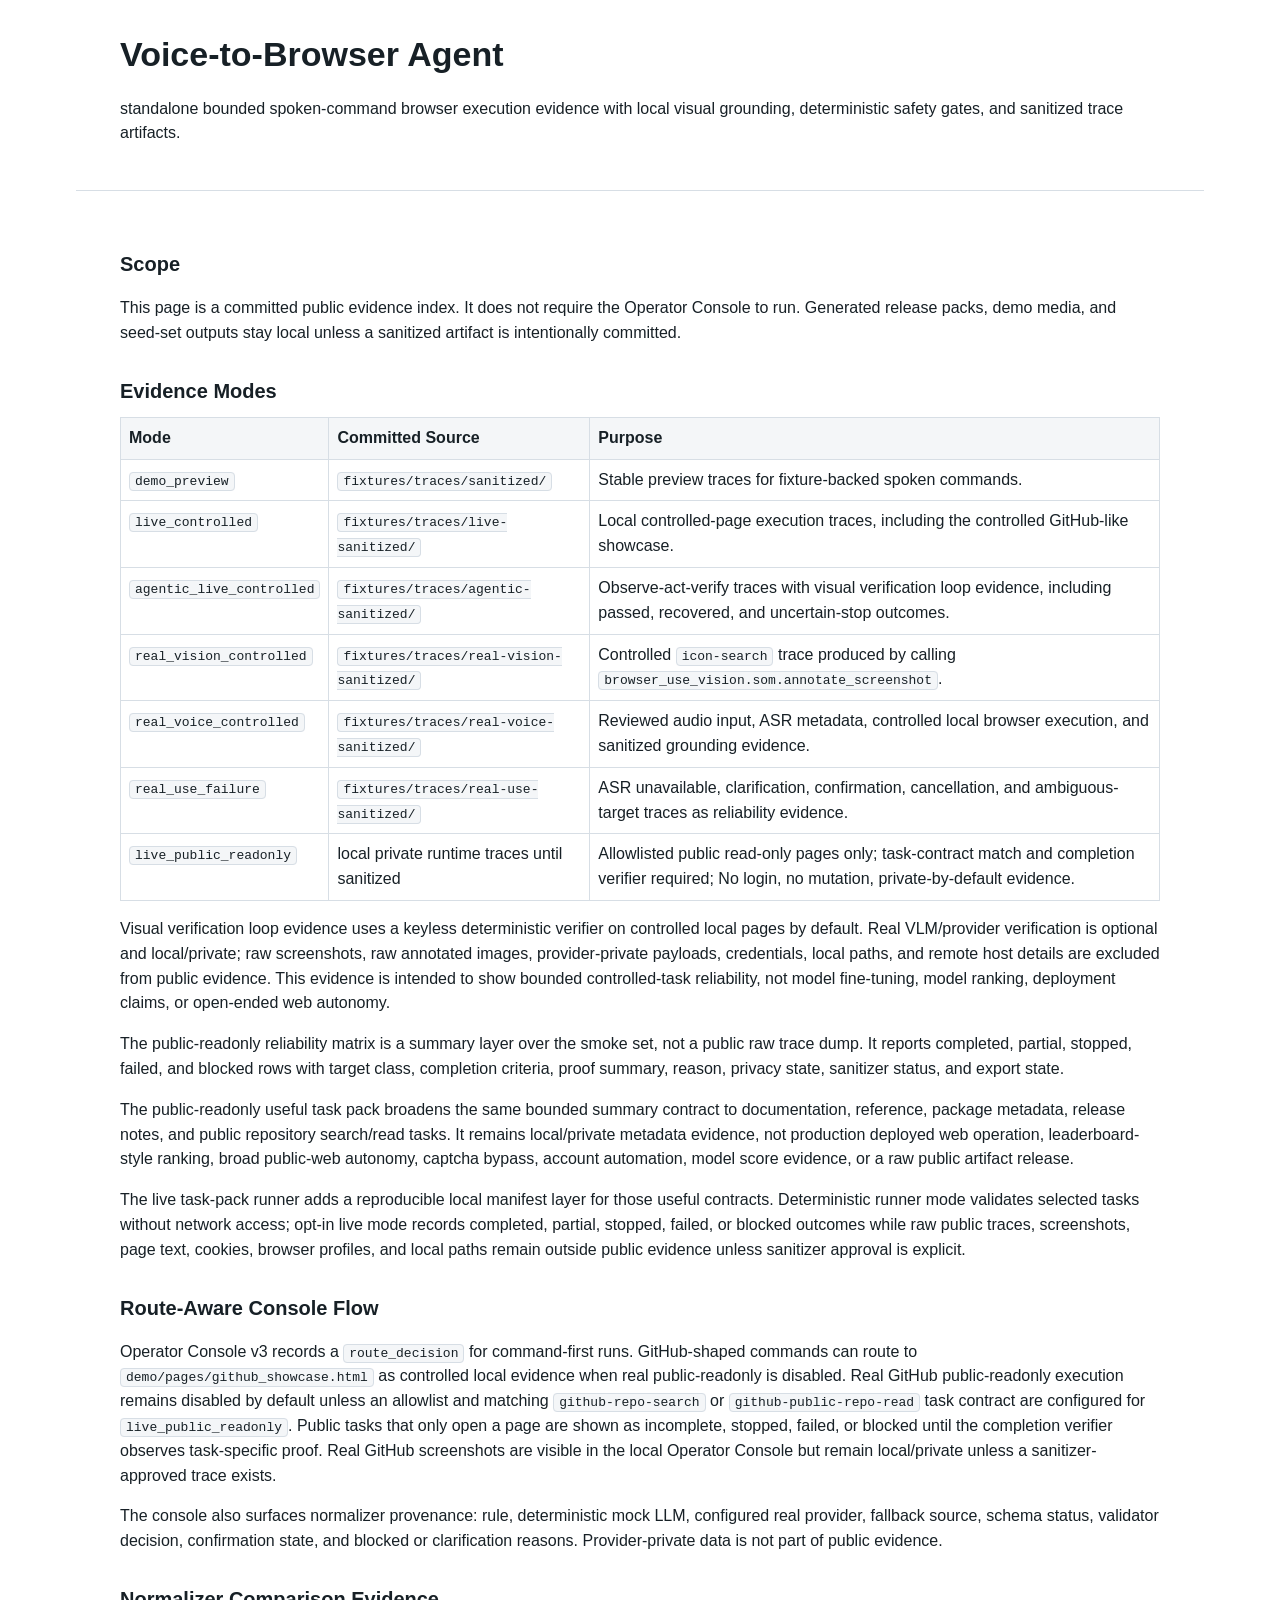
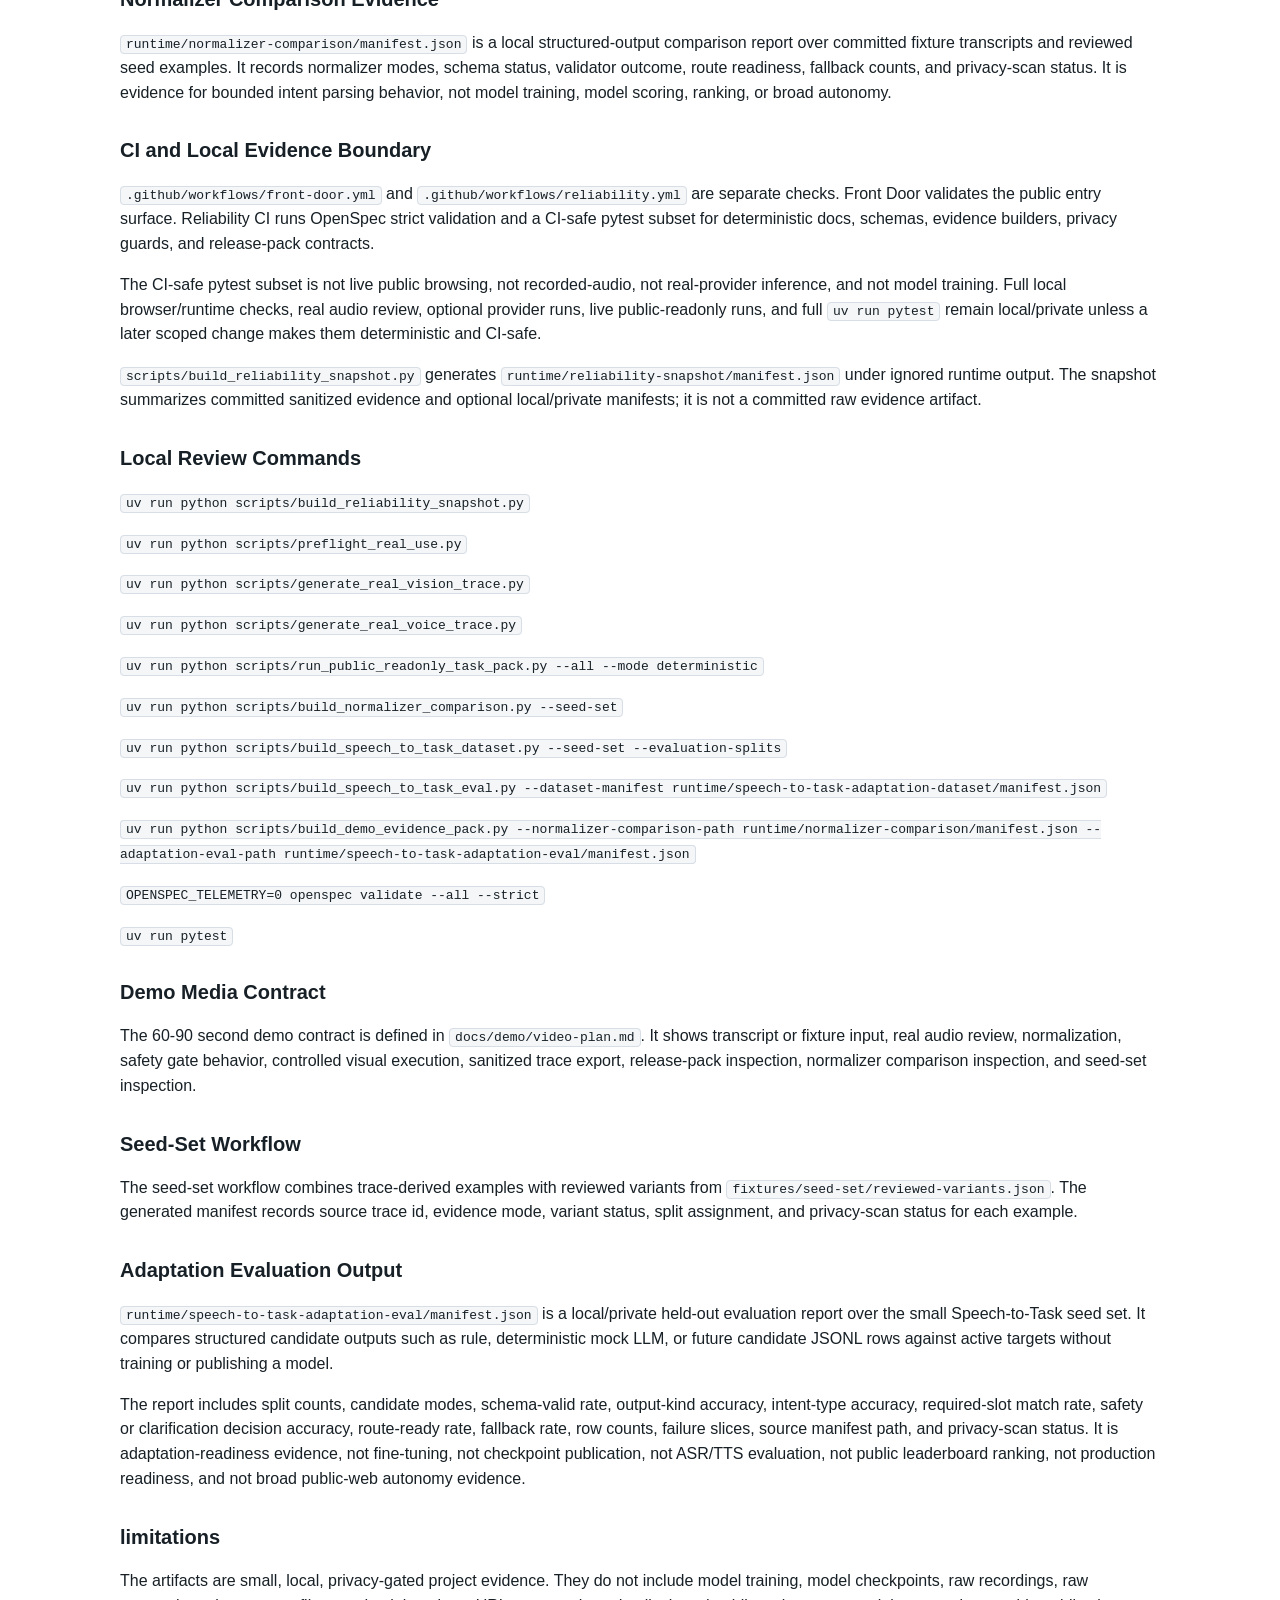
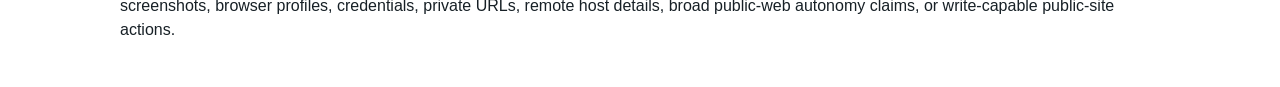
<file: voice-browser-agent/docs/public-evidence/index.html>
<!doctype html>
<html lang="en">
  <head>
    <meta charset="utf-8" />
    <meta name="viewport" content="width=device-width, initial-scale=1" />
    <title>Voice-to-Browser Agent Public Evidence</title>
    <style>
      body {
        margin: 0;
        font-family: -apple-system, BlinkMacSystemFont, "Segoe UI", sans-serif;
        color: #172026;
        background: #ffffff;
        line-height: 1.55;
      }
      header, main {
        max-width: 1040px;
        margin: 0 auto;
        padding: 28px clamp(18px, 4vw, 44px);
      }
      header {
        border-bottom: 1px solid #d7dee5;
      }
      h1 {
        margin: 0 0 8px;
        font-size: 34px;
        letter-spacing: 0;
      }
      h2 {
        margin: 30px 0 10px;
        font-size: 20px;
        letter-spacing: 0;
      }
      code {
        background: #f4f6f8;
        border: 1px solid #d7dee5;
        border-radius: 4px;
        padding: 1px 5px;
      }
      table {
        border-collapse: collapse;
        width: 100%;
      }
      th, td {
        border: 1px solid #d7dee5;
        padding: 8px;
        text-align: left;
        vertical-align: top;
      }
      th {
        background: #f4f6f8;
      }
    </style>
  </head>
  <body>
    <header>
      <h1>Voice-to-Browser Agent</h1>
      <p>
        standalone bounded spoken-command browser execution evidence with local visual grounding,
        deterministic safety gates, and sanitized trace artifacts.
      </p>
    </header>
    <main>
      <section>
        <h2>Scope</h2>
        <p>
          This page is a committed public evidence index. It does not require the Operator Console
          to run. Generated release packs, demo media, and seed-set outputs stay local unless a
          sanitized artifact is intentionally committed.
        </p>
      </section>

      <section>
        <h2>Evidence Modes</h2>
        <table>
          <thead>
            <tr>
              <th>Mode</th>
              <th>Committed Source</th>
              <th>Purpose</th>
            </tr>
          </thead>
          <tbody>
            <tr>
              <td><code>demo_preview</code></td>
              <td><code>fixtures/traces/sanitized/</code></td>
              <td>Stable preview traces for fixture-backed spoken commands.</td>
            </tr>
            <tr>
              <td><code>live_controlled</code></td>
              <td><code>fixtures/traces/live-sanitized/</code></td>
              <td>Local controlled-page execution traces, including the controlled GitHub-like showcase.</td>
            </tr>
            <tr>
              <td><code>agentic_live_controlled</code></td>
              <td><code>fixtures/traces/agentic-sanitized/</code></td>
              <td>Observe-act-verify traces with visual verification loop evidence, including passed, recovered, and uncertain-stop outcomes.</td>
            </tr>
            <tr>
              <td><code>real_vision_controlled</code></td>
              <td><code>fixtures/traces/real-vision-sanitized/</code></td>
              <td>Controlled <code>icon-search</code> trace produced by calling <code>browser_use_vision.som.annotate_screenshot</code>.</td>
            </tr>
            <tr>
              <td><code>real_voice_controlled</code></td>
              <td><code>fixtures/traces/real-voice-sanitized/</code></td>
              <td>Reviewed audio input, ASR metadata, controlled local browser execution, and sanitized grounding evidence.</td>
            </tr>
            <tr>
              <td><code>real_use_failure</code></td>
              <td><code>fixtures/traces/real-use-sanitized/</code></td>
              <td>ASR unavailable, clarification, confirmation, cancellation, and ambiguous-target traces as reliability evidence.</td>
            </tr>
            <tr>
              <td><code>live_public_readonly</code></td>
              <td>local private runtime traces until sanitized</td>
              <td>Allowlisted public read-only pages only; task-contract match and completion verifier required; No login, no mutation, private-by-default evidence.</td>
            </tr>
          </tbody>
        </table>
        <p>
          Visual verification loop evidence uses a keyless deterministic verifier on controlled
          local pages by default. Real VLM/provider verification is optional and local/private; raw
          screenshots, raw annotated images, provider-private payloads, credentials, local paths,
          and remote host details are excluded from public evidence. This evidence is intended to
          show bounded controlled-task reliability, not model fine-tuning, model ranking, deployment
          claims, or open-ended web autonomy.
        </p>
        <p>
          The public-readonly reliability matrix is a summary layer over the smoke set, not a
          public raw trace dump. It reports completed, partial, stopped, failed, and blocked
          rows with target class, completion criteria, proof summary, reason, privacy state,
          sanitizer status, and export state.
        </p>
        <p>
          The public-readonly useful task pack broadens the same bounded summary contract to
          documentation, reference, package metadata, release notes, and public repository
          search/read tasks. It remains local/private metadata evidence, not production
          deployed web operation, leaderboard-style ranking, broad public-web autonomy, captcha
          bypass, account automation, model score evidence, or a raw public artifact release.
        </p>
        <p>
          The live task-pack runner adds a reproducible local manifest layer for those useful
          contracts. Deterministic runner mode validates selected tasks without network access;
          opt-in live mode records completed, partial, stopped, failed, or blocked outcomes
          while raw public traces, screenshots, page text, cookies, browser profiles, and local
          paths remain outside public evidence unless sanitizer approval is explicit.
        </p>
      </section>

      <section>
        <h2>Route-Aware Console Flow</h2>
        <p>
          Operator Console v3 records a <code>route_decision</code> for command-first runs.
          GitHub-shaped commands can route to <code>demo/pages/github_showcase.html</code>
          as controlled local evidence when real public-readonly is disabled. Real GitHub
          public-readonly execution remains disabled by default unless an allowlist and matching
          <code>github-repo-search</code> or <code>github-public-repo-read</code> task contract
          are configured for <code>live_public_readonly</code>.
          Public tasks that only open a page are shown as incomplete, stopped, failed, or blocked until
          the completion verifier observes task-specific proof. Real GitHub screenshots are visible
          in the local Operator Console but remain local/private unless a sanitizer-approved trace exists.
        </p>
        <p>
          The console also surfaces normalizer provenance: rule, deterministic mock LLM, configured
          real provider, fallback source, schema status, validator decision, confirmation state, and
          blocked or clarification reasons. Provider-private data is not part of public evidence.
        </p>
      </section>

      <section>
        <h2>Normalizer Comparison Evidence</h2>
        <p>
          <code>runtime/normalizer-comparison/manifest.json</code> is a local structured-output
          comparison report over committed fixture transcripts and reviewed seed examples. It records
          normalizer modes, schema status, validator outcome, route readiness, fallback counts, and
          privacy-scan status. It is evidence for bounded intent parsing behavior, not model training,
          model scoring, ranking, or broad autonomy.
        </p>
      </section>

      <section>
        <h2>CI and Local Evidence Boundary</h2>
        <p>
          <code>.github/workflows/front-door.yml</code> and
          <code>.github/workflows/reliability.yml</code> are separate checks. Front Door validates
          the public entry surface. Reliability CI runs OpenSpec strict validation and a
          CI-safe pytest subset for deterministic docs, schemas, evidence builders, privacy
          guards, and release-pack contracts.
        </p>
        <p>
          The CI-safe pytest subset is not live public browsing, not recorded-audio,
          not real-provider inference, and not model training. Full local browser/runtime
          checks, real audio review, optional provider runs, live public-readonly runs, and
          full <code>uv run pytest</code> remain local/private unless a later scoped change makes
          them deterministic and CI-safe.
        </p>
        <p>
          <code>scripts/build_reliability_snapshot.py</code> generates
          <code>runtime/reliability-snapshot/manifest.json</code> under ignored runtime output.
          The snapshot summarizes committed sanitized evidence and optional local/private
          manifests; it is not a committed raw evidence artifact.
        </p>
      </section>

      <section>
        <h2>Local Review Commands</h2>
        <p><code>uv run python scripts/build_reliability_snapshot.py</code></p>
        <p><code>uv run python scripts/preflight_real_use.py</code></p>
        <p><code>uv run python scripts/generate_real_vision_trace.py</code></p>
        <p><code>uv run python scripts/generate_real_voice_trace.py</code></p>
        <p><code>uv run python scripts/run_public_readonly_task_pack.py --all --mode deterministic</code></p>
        <p><code>uv run python scripts/build_normalizer_comparison.py --seed-set</code></p>
        <p><code>uv run python scripts/build_speech_to_task_dataset.py --seed-set --evaluation-splits</code></p>
        <p><code>uv run python scripts/build_speech_to_task_eval.py --dataset-manifest runtime/speech-to-task-adaptation-dataset/manifest.json</code></p>
        <p><code>uv run python scripts/build_demo_evidence_pack.py --normalizer-comparison-path runtime/normalizer-comparison/manifest.json --adaptation-eval-path runtime/speech-to-task-adaptation-eval/manifest.json</code></p>
        <p><code>OPENSPEC_TELEMETRY=0 openspec validate --all --strict</code></p>
        <p><code>uv run pytest</code></p>
      </section>

      <section>
        <h2>Demo Media Contract</h2>
        <p>
          The 60-90 second demo contract is defined in <code>docs/demo/video-plan.md</code>.
          It shows transcript or fixture input, real audio review, normalization, safety gate
          behavior, controlled visual execution, sanitized trace export, release-pack inspection,
          normalizer comparison inspection, and seed-set inspection.
        </p>
      </section>

      <section>
        <h2>Seed-Set Workflow</h2>
        <p>
          The seed-set workflow combines trace-derived examples with reviewed variants from
          <code>fixtures/seed-set/reviewed-variants.json</code>. The generated manifest records
          source trace id, evidence mode, variant status, split assignment, and privacy-scan status
          for each example.
        </p>
      </section>

      <section>
        <h2>Adaptation Evaluation Output</h2>
        <p>
          <code>runtime/speech-to-task-adaptation-eval/manifest.json</code> is a local/private
          held-out evaluation report over the small Speech-to-Task seed set. It compares structured
          candidate outputs such as rule, deterministic mock LLM, or future candidate JSONL rows
          against active targets without training or publishing a model.
        </p>
        <p>
          The report includes split counts, candidate modes, schema-valid rate, output-kind
          accuracy, intent-type accuracy, required-slot match rate, safety or clarification
          decision accuracy, route-ready rate, fallback rate, row counts, failure slices,
          source manifest path, and privacy-scan status. It is adaptation-readiness evidence,
          not fine-tuning, not checkpoint publication, not ASR/TTS evaluation,
          not public leaderboard ranking, not production readiness, and not broad public-web autonomy
          evidence.
        </p>
      </section>

      <section>
        <h2>limitations</h2>
        <p>
          The artifacts are small, local, privacy-gated project evidence. They do not include model
          training, model checkpoints, raw recordings, raw screenshots, browser profiles, credentials,
          private URLs, remote host details, broad public-web autonomy claims, or write-capable public-site actions.
        </p>
      </section>
    </main>
  </body>
</html>
</file>
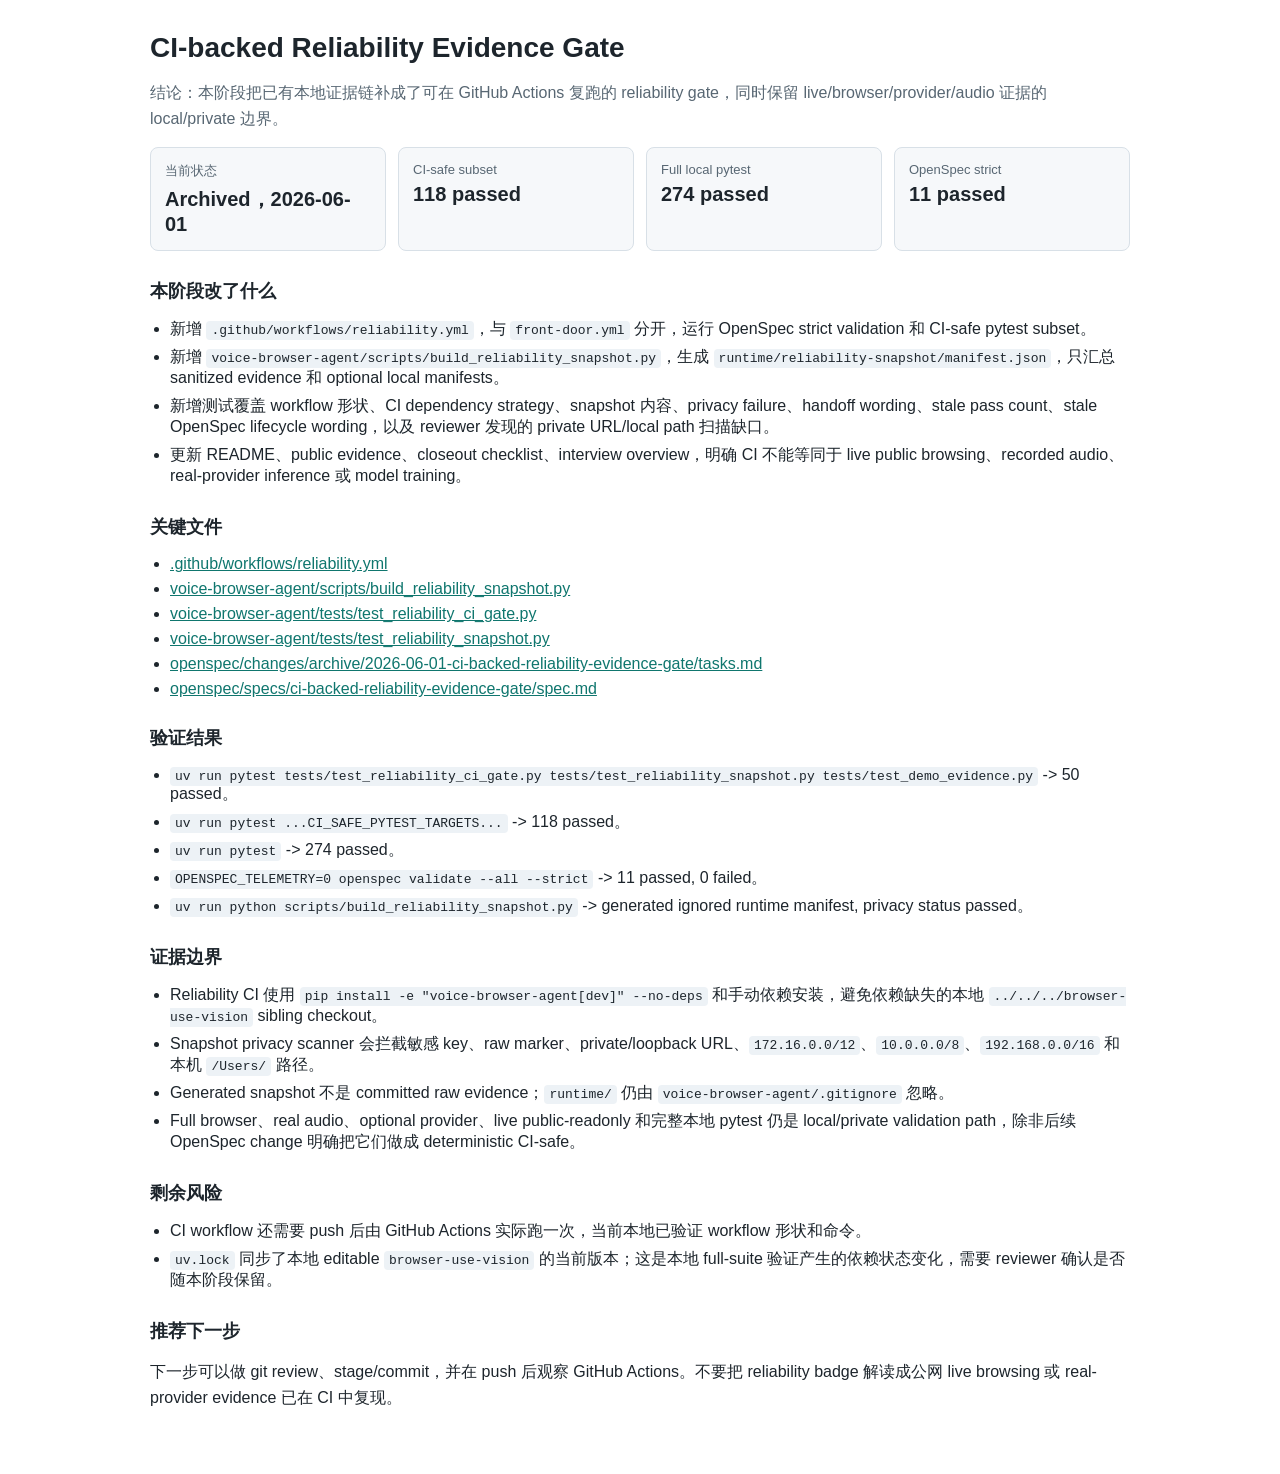
<file: docs/human-briefs/2026-05-31-ci-backed-reliability-evidence-gate.html>
<!doctype html>
<html lang="zh-CN">
  <head>
    <meta charset="utf-8" />
    <meta name="viewport" content="width=device-width, initial-scale=1" />
    <title>CI-backed Reliability Evidence Gate Human Brief</title>
    <style>
      :root {
        color-scheme: light;
        --ink: #1d252c;
        --muted: #586773;
        --line: #d8e0e7;
        --panel: #f6f8fa;
        --accent: #0f766e;
      }
      body {
        margin: 0;
        font-family: -apple-system, BlinkMacSystemFont, "Segoe UI", sans-serif;
        color: var(--ink);
        background: #ffffff;
      }
      main {
        max-width: 980px;
        margin: 0 auto;
        padding: 32px 20px 48px;
      }
      h1 {
        margin: 0 0 8px;
        font-size: 28px;
        letter-spacing: 0;
      }
      h2 {
        margin: 28px 0 10px;
        font-size: 18px;
      }
      p {
        line-height: 1.6;
      }
      .lead {
        color: var(--muted);
        font-size: 16px;
      }
      .grid {
        display: grid;
        grid-template-columns: repeat(auto-fit, minmax(220px, 1fr));
        gap: 12px;
      }
      .card {
        border: 1px solid var(--line);
        border-radius: 8px;
        padding: 14px;
        background: var(--panel);
      }
      .label {
        color: var(--muted);
        font-size: 13px;
      }
      .value {
        margin-top: 6px;
        font-size: 20px;
        font-weight: 700;
      }
      code {
        background: #edf2f6;
        border-radius: 4px;
        padding: 2px 5px;
      }
      ul {
        padding-left: 20px;
      }
      li {
        margin: 7px 0;
      }
      a {
        color: var(--accent);
      }
    </style>
  </head>
  <body>
    <main>
      <h1>CI-backed Reliability Evidence Gate</h1>
      <p class="lead">
        结论：本阶段把已有本地证据链补成了可在 GitHub Actions 复跑的 reliability gate，同时保留 live/browser/provider/audio 证据的 local/private 边界。
      </p>

      <section class="grid" aria-label="status summary">
        <div class="card">
          <div class="label">当前状态</div>
          <div class="value">Archived，2026-06-01</div>
        </div>
        <div class="card">
          <div class="label">CI-safe subset</div>
          <div class="value">118 passed</div>
        </div>
        <div class="card">
          <div class="label">Full local pytest</div>
          <div class="value">274 passed</div>
        </div>
        <div class="card">
          <div class="label">OpenSpec strict</div>
          <div class="value">11 passed</div>
        </div>
      </section>

      <h2>本阶段改了什么</h2>
      <ul>
        <li>新增 <code>.github/workflows/reliability.yml</code>，与 <code>front-door.yml</code> 分开，运行 OpenSpec strict validation 和 CI-safe pytest subset。</li>
        <li>新增 <code>voice-browser-agent/scripts/build_reliability_snapshot.py</code>，生成 <code>runtime/reliability-snapshot/manifest.json</code>，只汇总 sanitized evidence 和 optional local manifests。</li>
        <li>新增测试覆盖 workflow 形状、CI dependency strategy、snapshot 内容、privacy failure、handoff wording、stale pass count、stale OpenSpec lifecycle wording，以及 reviewer 发现的 private URL/local path 扫描缺口。</li>
        <li>更新 README、public evidence、closeout checklist、interview overview，明确 CI 不能等同于 live public browsing、recorded audio、real-provider inference 或 model training。</li>
      </ul>

      <h2>关键文件</h2>
      <ul>
        <li><a href="../../.github/workflows/reliability.yml">.github/workflows/reliability.yml</a></li>
        <li><a href="../../voice-browser-agent/scripts/build_reliability_snapshot.py">voice-browser-agent/scripts/build_reliability_snapshot.py</a></li>
        <li><a href="../../voice-browser-agent/tests/test_reliability_ci_gate.py">voice-browser-agent/tests/test_reliability_ci_gate.py</a></li>
        <li><a href="../../voice-browser-agent/tests/test_reliability_snapshot.py">voice-browser-agent/tests/test_reliability_snapshot.py</a></li>
        <li><a href="../../openspec/changes/archive/2026-06-01-ci-backed-reliability-evidence-gate/tasks.md">openspec/changes/archive/2026-06-01-ci-backed-reliability-evidence-gate/tasks.md</a></li>
        <li><a href="../../openspec/specs/ci-backed-reliability-evidence-gate/spec.md">openspec/specs/ci-backed-reliability-evidence-gate/spec.md</a></li>
      </ul>

      <h2>验证结果</h2>
      <ul>
        <li><code>uv run pytest tests/test_reliability_ci_gate.py tests/test_reliability_snapshot.py tests/test_demo_evidence.py</code> -> 50 passed。</li>
        <li><code>uv run pytest ...CI_SAFE_PYTEST_TARGETS...</code> -> 118 passed。</li>
        <li><code>uv run pytest</code> -> 274 passed。</li>
        <li><code>OPENSPEC_TELEMETRY=0 openspec validate --all --strict</code> -> 11 passed, 0 failed。</li>
        <li><code>uv run python scripts/build_reliability_snapshot.py</code> -> generated ignored runtime manifest, privacy status passed。</li>
      </ul>

      <h2>证据边界</h2>
      <ul>
        <li>Reliability CI 使用 <code>pip install -e "voice-browser-agent[dev]" --no-deps</code> 和手动依赖安装，避免依赖缺失的本地 <code>../../../browser-use-vision</code> sibling checkout。</li>
        <li>Snapshot privacy scanner 会拦截敏感 key、raw marker、private/loopback URL、<code>172.16.0.0/12</code>、<code>10.0.0.0/8</code>、<code>192.168.0.0/16</code> 和本机 <code>/Users/</code> 路径。</li>
        <li>Generated snapshot 不是 committed raw evidence；<code>runtime/</code> 仍由 <code>voice-browser-agent/.gitignore</code> 忽略。</li>
        <li>Full browser、real audio、optional provider、live public-readonly 和完整本地 pytest 仍是 local/private validation path，除非后续 OpenSpec change 明确把它们做成 deterministic CI-safe。</li>
      </ul>

      <h2>剩余风险</h2>
      <ul>
        <li>CI workflow 还需要 push 后由 GitHub Actions 实际跑一次，当前本地已验证 workflow 形状和命令。</li>
        <li><code>uv.lock</code> 同步了本地 editable <code>browser-use-vision</code> 的当前版本；这是本地 full-suite 验证产生的依赖状态变化，需要 reviewer 确认是否随本阶段保留。</li>
      </ul>

      <h2>推荐下一步</h2>
      <p>下一步可以做 git review、stage/commit，并在 push 后观察 GitHub Actions。不要把 reliability badge 解读成公网 live browsing 或 real-provider evidence 已在 CI 中复现。</p>
    </main>
  </body>
</html>
</file>
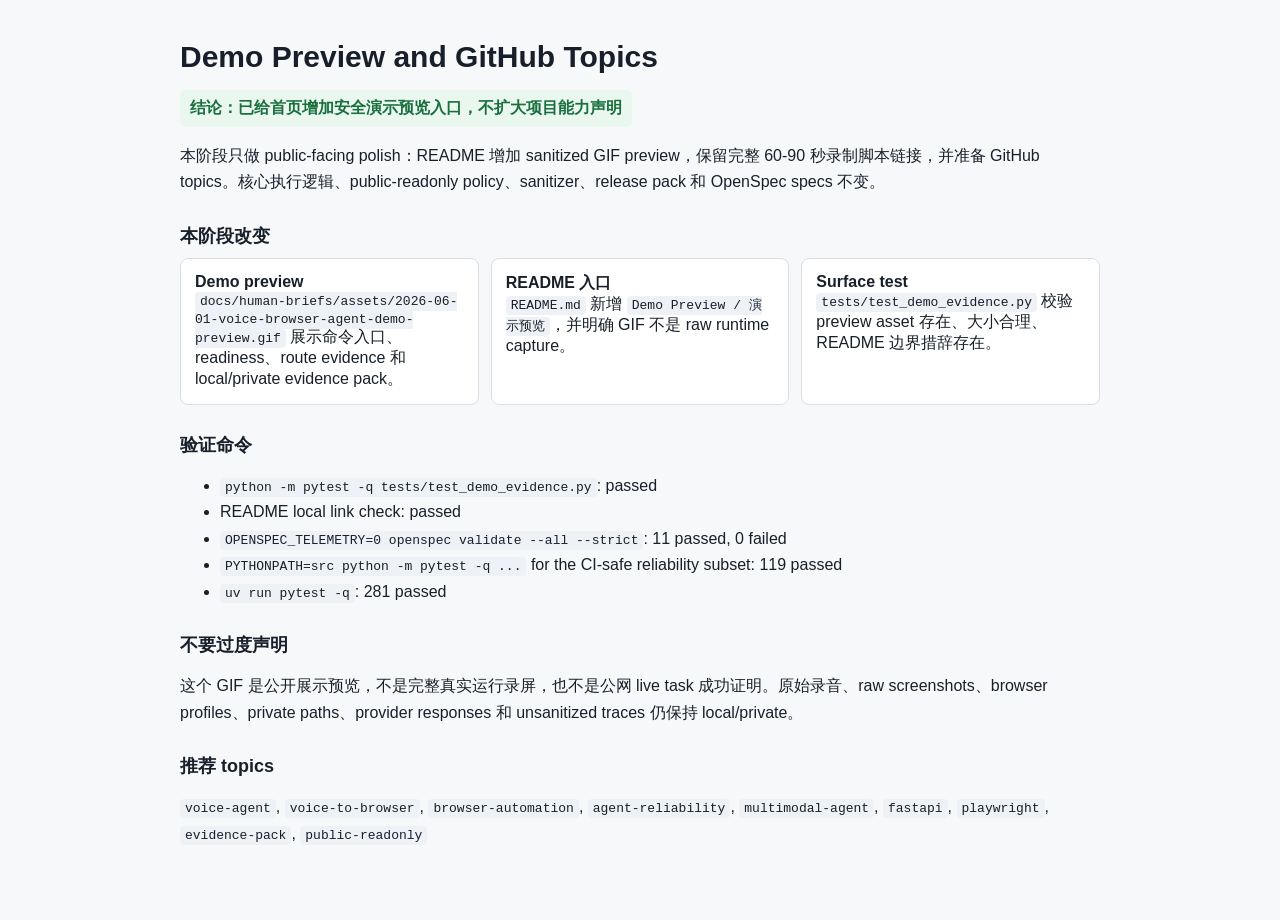
<file: docs/human-briefs/2026-06-01-demo-preview-and-topics.html>
<!doctype html>
<html lang="zh-CN">
<head>
  <meta charset="utf-8">
  <meta name="viewport" content="width=device-width, initial-scale=1">
  <title>Demo Preview and GitHub Topics Brief</title>
  <style>
    body { margin: 0; font-family: -apple-system, BlinkMacSystemFont, "Segoe UI", sans-serif; color: #17202a; background: #f7f8fa; }
    main { max-width: 920px; margin: 0 auto; padding: 40px 20px 56px; }
    h1 { margin: 0 0 10px; font-size: 30px; letter-spacing: 0; }
    h2 { margin: 28px 0 10px; font-size: 18px; letter-spacing: 0; }
    p, li { line-height: 1.66; }
    code { padding: 2px 5px; border-radius: 4px; background: #eef2f6; }
    .status { display: inline-block; padding: 5px 10px; border-radius: 6px; background: #e9f7ef; color: #196f3d; font-weight: 700; }
    .grid { display: grid; gap: 12px; grid-template-columns: repeat(auto-fit, minmax(220px, 1fr)); }
    .item { padding: 14px; border: 1px solid #d8dee4; border-radius: 8px; background: #fff; }
  </style>
</head>
<body>
<main>
  <h1>Demo Preview and GitHub Topics</h1>
  <p><span class="status">结论：已给首页增加安全演示预览入口，不扩大项目能力声明</span></p>
  <p>本阶段只做 public-facing polish：README 增加 sanitized GIF preview，保留完整 60-90 秒录制脚本链接，并准备 GitHub topics。核心执行逻辑、public-readonly policy、sanitizer、release pack 和 OpenSpec specs 不变。</p>

  <h2>本阶段改变</h2>
  <div class="grid">
    <div class="item"><strong>Demo preview</strong><br><code>docs/human-briefs/assets/2026-06-01-voice-browser-agent-demo-preview.gif</code> 展示命令入口、readiness、route evidence 和 local/private evidence pack。</div>
    <div class="item"><strong>README 入口</strong><br><code>README.md</code> 新增 <code>Demo Preview / 演示预览</code>，并明确 GIF 不是 raw runtime capture。</div>
    <div class="item"><strong>Surface test</strong><br><code>tests/test_demo_evidence.py</code> 校验 preview asset 存在、大小合理、README 边界措辞存在。</div>
  </div>

  <h2>验证命令</h2>
  <ul>
    <li><code>python -m pytest -q tests/test_demo_evidence.py</code>: passed</li>
    <li>README local link check: passed</li>
    <li><code>OPENSPEC_TELEMETRY=0 openspec validate --all --strict</code>: 11 passed, 0 failed</li>
    <li><code>PYTHONPATH=src python -m pytest -q ...</code> for the CI-safe reliability subset: 119 passed</li>
    <li><code>uv run pytest -q</code>: 281 passed</li>
  </ul>

  <h2>不要过度声明</h2>
  <p>这个 GIF 是公开展示预览，不是完整真实运行录屏，也不是公网 live task 成功证明。原始录音、raw screenshots、browser profiles、private paths、provider responses 和 unsanitized traces 仍保持 local/private。</p>

  <h2>推荐 topics</h2>
  <p><code>voice-agent</code>, <code>voice-to-browser</code>, <code>browser-automation</code>, <code>agent-reliability</code>, <code>multimodal-agent</code>, <code>fastapi</code>, <code>playwright</code>, <code>evidence-pack</code>, <code>public-readonly</code></p>
</main>
</body>
</html>
</file>
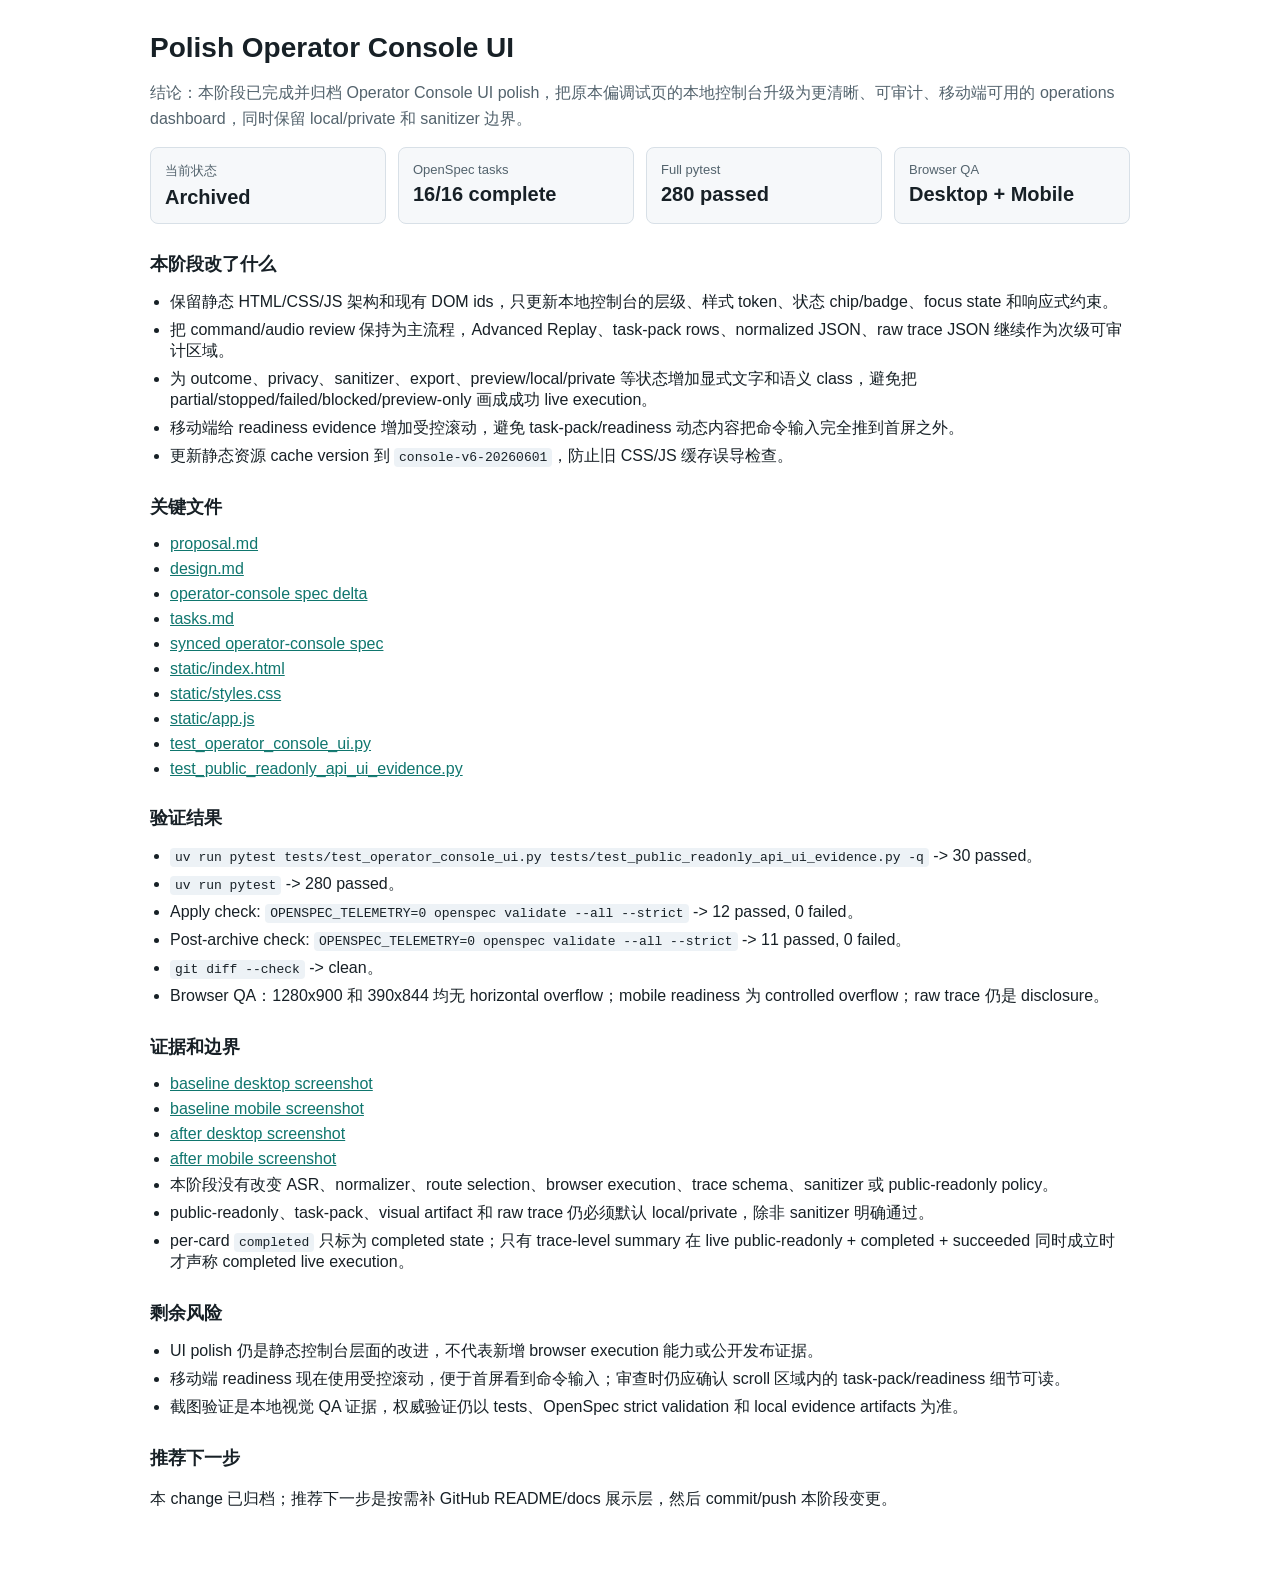
<file: docs/human-briefs/2026-06-01-polish-operator-console-ui.html>
<!doctype html>
<html lang="zh-CN">
  <head>
    <meta charset="utf-8" />
    <meta name="viewport" content="width=device-width, initial-scale=1" />
    <title>Polish Operator Console UI Human Brief</title>
    <style>
      :root {
        color-scheme: light;
        --ink: #172026;
        --muted: #53636d;
        --line: #d8e0e7;
        --panel: #f6f8fa;
        --accent: #0f766e;
        --warn: #b7791f;
      }
      body {
        margin: 0;
        font-family: -apple-system, BlinkMacSystemFont, "Segoe UI", sans-serif;
        color: var(--ink);
        background: #ffffff;
      }
      main {
        max-width: 980px;
        margin: 0 auto;
        padding: 32px 20px 48px;
      }
      h1 {
        margin: 0 0 8px;
        font-size: 28px;
        letter-spacing: 0;
      }
      h2 {
        margin: 28px 0 10px;
        font-size: 18px;
      }
      p {
        line-height: 1.6;
      }
      .lead {
        color: var(--muted);
        font-size: 16px;
      }
      .grid {
        display: grid;
        grid-template-columns: repeat(auto-fit, minmax(220px, 1fr));
        gap: 12px;
      }
      .card {
        border: 1px solid var(--line);
        border-radius: 8px;
        padding: 14px;
        background: var(--panel);
      }
      .label {
        color: var(--muted);
        font-size: 13px;
      }
      .value {
        margin-top: 6px;
        font-size: 20px;
        font-weight: 700;
      }
      .warn {
        color: var(--warn);
      }
      code {
        background: #edf2f6;
        border-radius: 4px;
        padding: 2px 5px;
      }
      ul {
        padding-left: 20px;
      }
      li {
        margin: 7px 0;
      }
      a {
        color: var(--accent);
      }
    </style>
  </head>
  <body>
    <main>
      <h1>Polish Operator Console UI</h1>
      <p class="lead">
        结论：本阶段已完成并归档 Operator Console UI polish，把原本偏调试页的本地控制台升级为更清晰、可审计、移动端可用的 operations dashboard，同时保留 local/private 和 sanitizer 边界。
      </p>

      <section class="grid" aria-label="status summary">
        <div class="card">
          <div class="label">当前状态</div>
          <div class="value">Archived</div>
        </div>
        <div class="card">
          <div class="label">OpenSpec tasks</div>
          <div class="value">16/16 complete</div>
        </div>
        <div class="card">
          <div class="label">Full pytest</div>
          <div class="value">280 passed</div>
        </div>
        <div class="card">
          <div class="label">Browser QA</div>
          <div class="value">Desktop + Mobile</div>
        </div>
      </section>

      <h2>本阶段改了什么</h2>
      <ul>
        <li>保留静态 HTML/CSS/JS 架构和现有 DOM ids，只更新本地控制台的层级、样式 token、状态 chip/badge、focus state 和响应式约束。</li>
        <li>把 command/audio review 保持为主流程，Advanced Replay、task-pack rows、normalized JSON、raw trace JSON 继续作为次级可审计区域。</li>
        <li>为 outcome、privacy、sanitizer、export、preview/local/private 等状态增加显式文字和语义 class，避免把 partial/stopped/failed/blocked/preview-only 画成成功 live execution。</li>
        <li>移动端给 readiness evidence 增加受控滚动，避免 task-pack/readiness 动态内容把命令输入完全推到首屏之外。</li>
        <li>更新静态资源 cache version 到 <code>console-v6-20260601</code>，防止旧 CSS/JS 缓存误导检查。</li>
      </ul>

      <h2>关键文件</h2>
      <ul>
        <li><a href="../../openspec/changes/archive/2026-06-01-polish-operator-console-ui/proposal.md">proposal.md</a></li>
        <li><a href="../../openspec/changes/archive/2026-06-01-polish-operator-console-ui/design.md">design.md</a></li>
        <li><a href="../../openspec/changes/archive/2026-06-01-polish-operator-console-ui/specs/operator-console/spec.md">operator-console spec delta</a></li>
        <li><a href="../../openspec/changes/archive/2026-06-01-polish-operator-console-ui/tasks.md">tasks.md</a></li>
        <li><a href="../../openspec/specs/operator-console/spec.md">synced operator-console spec</a></li>
        <li><a href="../../voice-browser-agent/src/voice_browser_agent/static/index.html">static/index.html</a></li>
        <li><a href="../../voice-browser-agent/src/voice_browser_agent/static/styles.css">static/styles.css</a></li>
        <li><a href="../../voice-browser-agent/src/voice_browser_agent/static/app.js">static/app.js</a></li>
        <li><a href="../../voice-browser-agent/tests/test_operator_console_ui.py">test_operator_console_ui.py</a></li>
        <li><a href="../../voice-browser-agent/tests/test_public_readonly_api_ui_evidence.py">test_public_readonly_api_ui_evidence.py</a></li>
      </ul>

      <h2>验证结果</h2>
      <ul>
        <li><code>uv run pytest tests/test_operator_console_ui.py tests/test_public_readonly_api_ui_evidence.py -q</code> -> 30 passed。</li>
        <li><code>uv run pytest</code> -> 280 passed。</li>
        <li>Apply check: <code>OPENSPEC_TELEMETRY=0 openspec validate --all --strict</code> -> 12 passed, 0 failed。</li>
        <li>Post-archive check: <code>OPENSPEC_TELEMETRY=0 openspec validate --all --strict</code> -> 11 passed, 0 failed。</li>
        <li><code>git diff --check</code> -> clean。</li>
        <li>Browser QA：1280x900 和 390x844 均无 horizontal overflow；mobile readiness 为 controlled overflow；raw trace 仍是 disclosure。</li>
      </ul>

      <h2>证据和边界</h2>
      <ul>
        <li><a href="assets/2026-06-01-polish-operator-console-ui-baseline-desktop.png">baseline desktop screenshot</a></li>
        <li><a href="assets/2026-06-01-polish-operator-console-ui-baseline-mobile.png">baseline mobile screenshot</a></li>
        <li><a href="assets/2026-06-01-polish-operator-console-ui-after-desktop.png">after desktop screenshot</a></li>
        <li><a href="assets/2026-06-01-polish-operator-console-ui-after-mobile.png">after mobile screenshot</a></li>
        <li>本阶段没有改变 ASR、normalizer、route selection、browser execution、trace schema、sanitizer 或 public-readonly policy。</li>
        <li>public-readonly、task-pack、visual artifact 和 raw trace 仍必须默认 local/private，除非 sanitizer 明确通过。</li>
        <li>per-card <code>completed</code> 只标为 completed state；只有 trace-level summary 在 live public-readonly + completed + succeeded 同时成立时才声称 completed live execution。</li>
      </ul>

      <h2>剩余风险</h2>
      <ul>
        <li>UI polish 仍是静态控制台层面的改进，不代表新增 browser execution 能力或公开发布证据。</li>
        <li>移动端 readiness 现在使用受控滚动，便于首屏看到命令输入；审查时仍应确认 scroll 区域内的 task-pack/readiness 细节可读。</li>
        <li>截图验证是本地视觉 QA 证据，权威验证仍以 tests、OpenSpec strict validation 和 local evidence artifacts 为准。</li>
      </ul>

      <h2>推荐下一步</h2>
      <p>本 change 已归档；推荐下一步是按需补 GitHub README/docs 展示层，然后 commit/push 本阶段变更。</p>
    </main>
  </body>
</html>
</file>
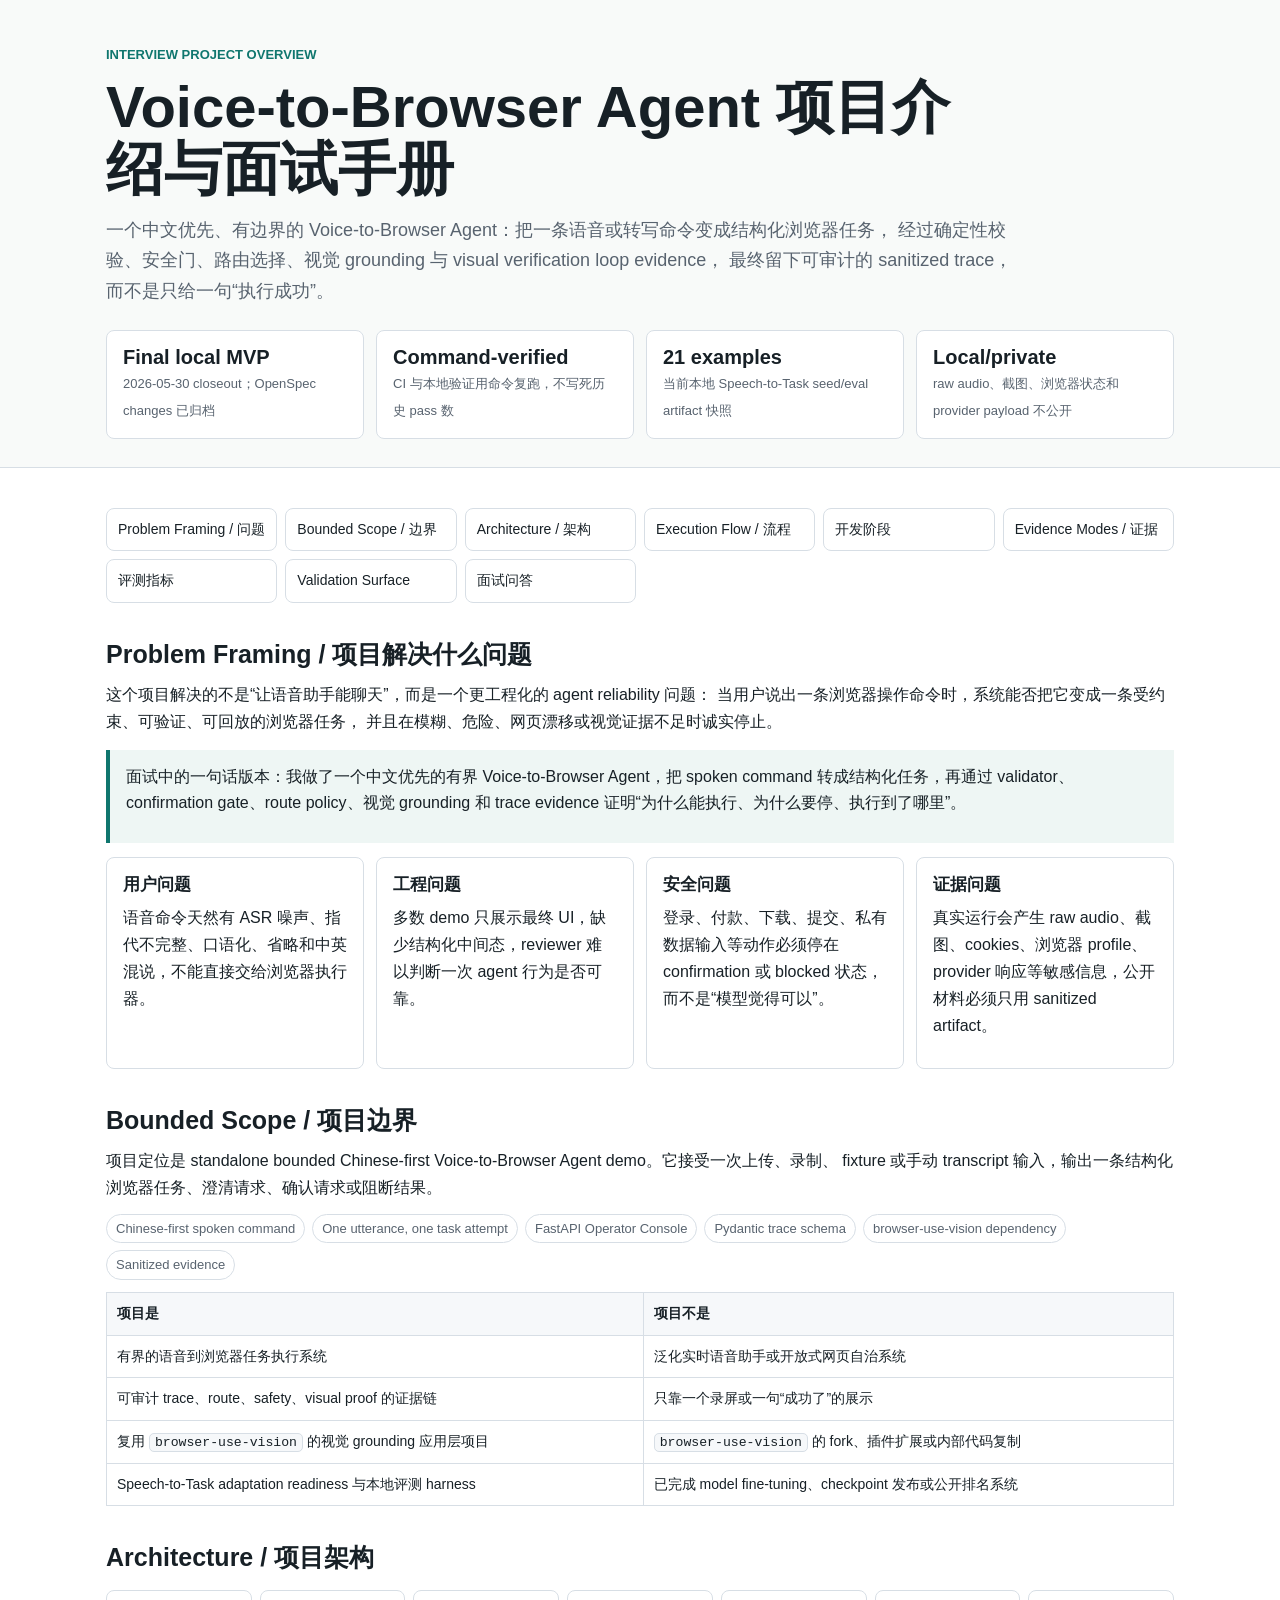
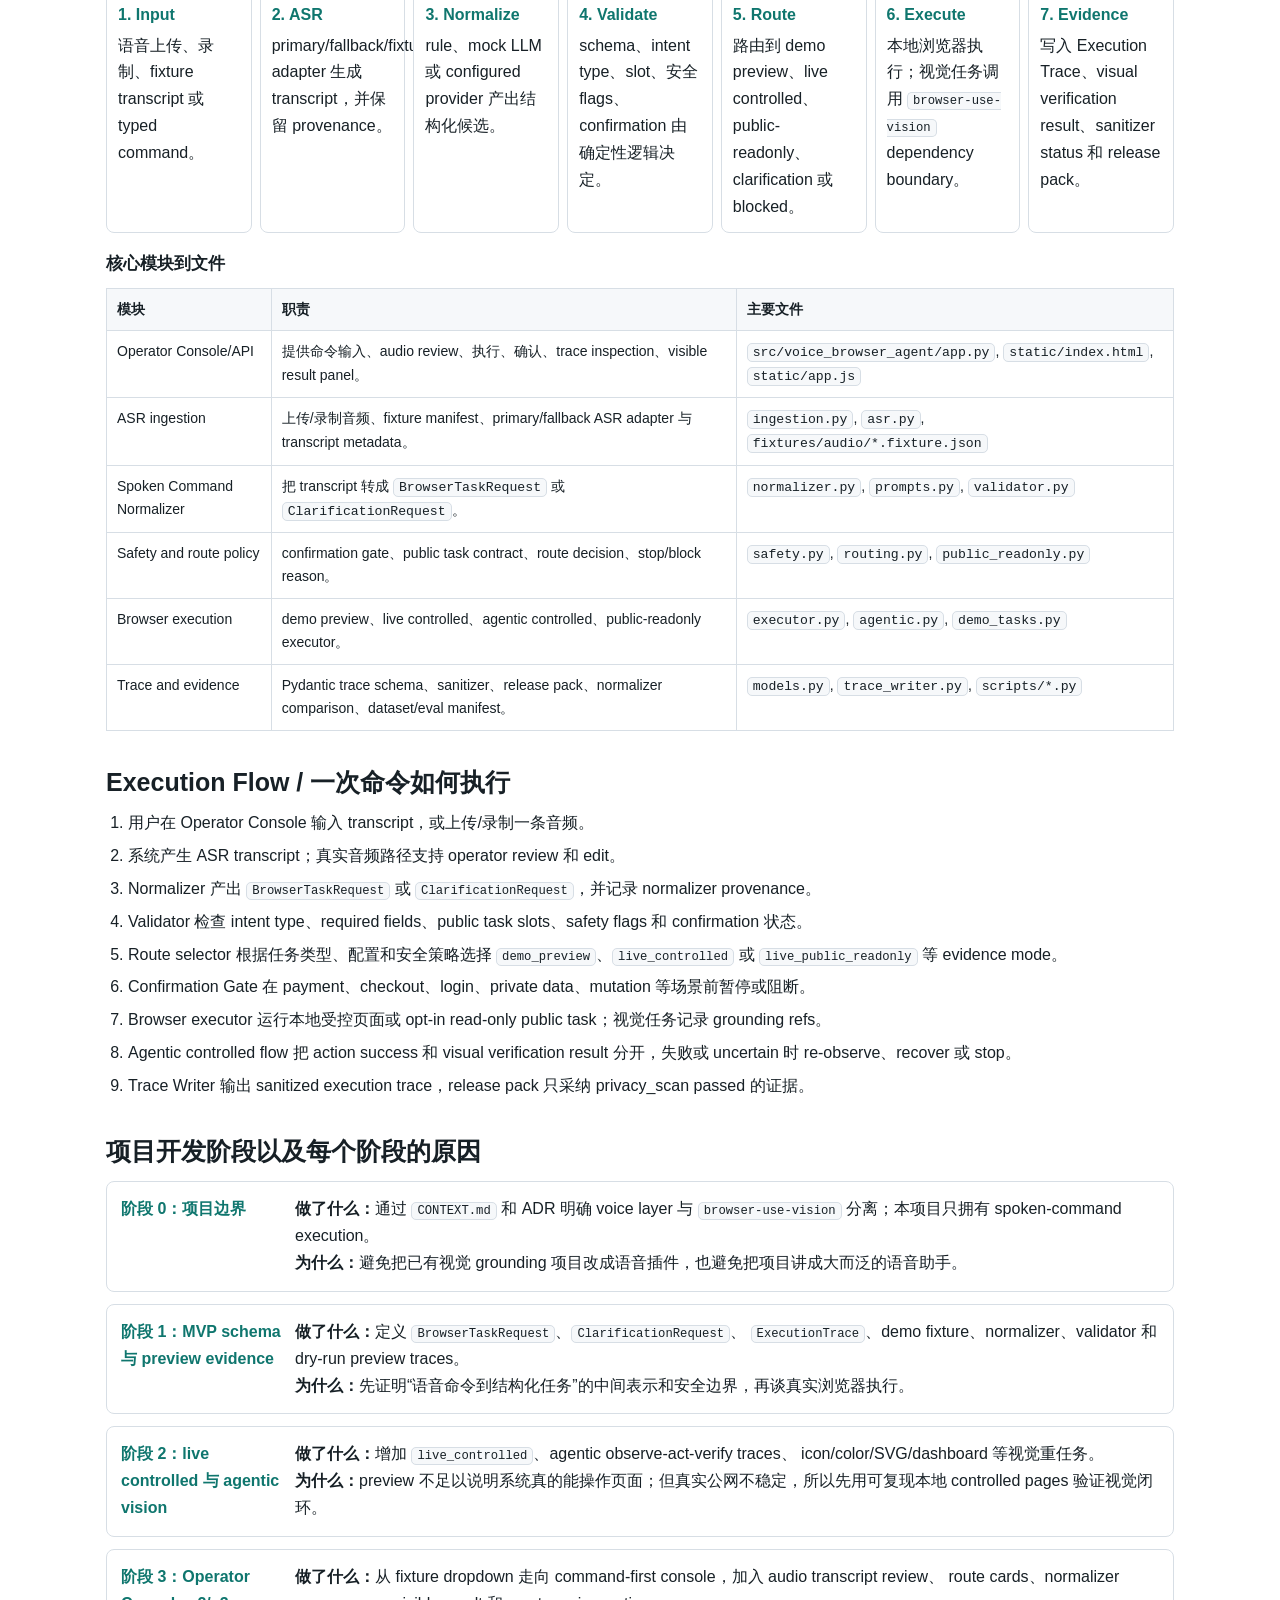
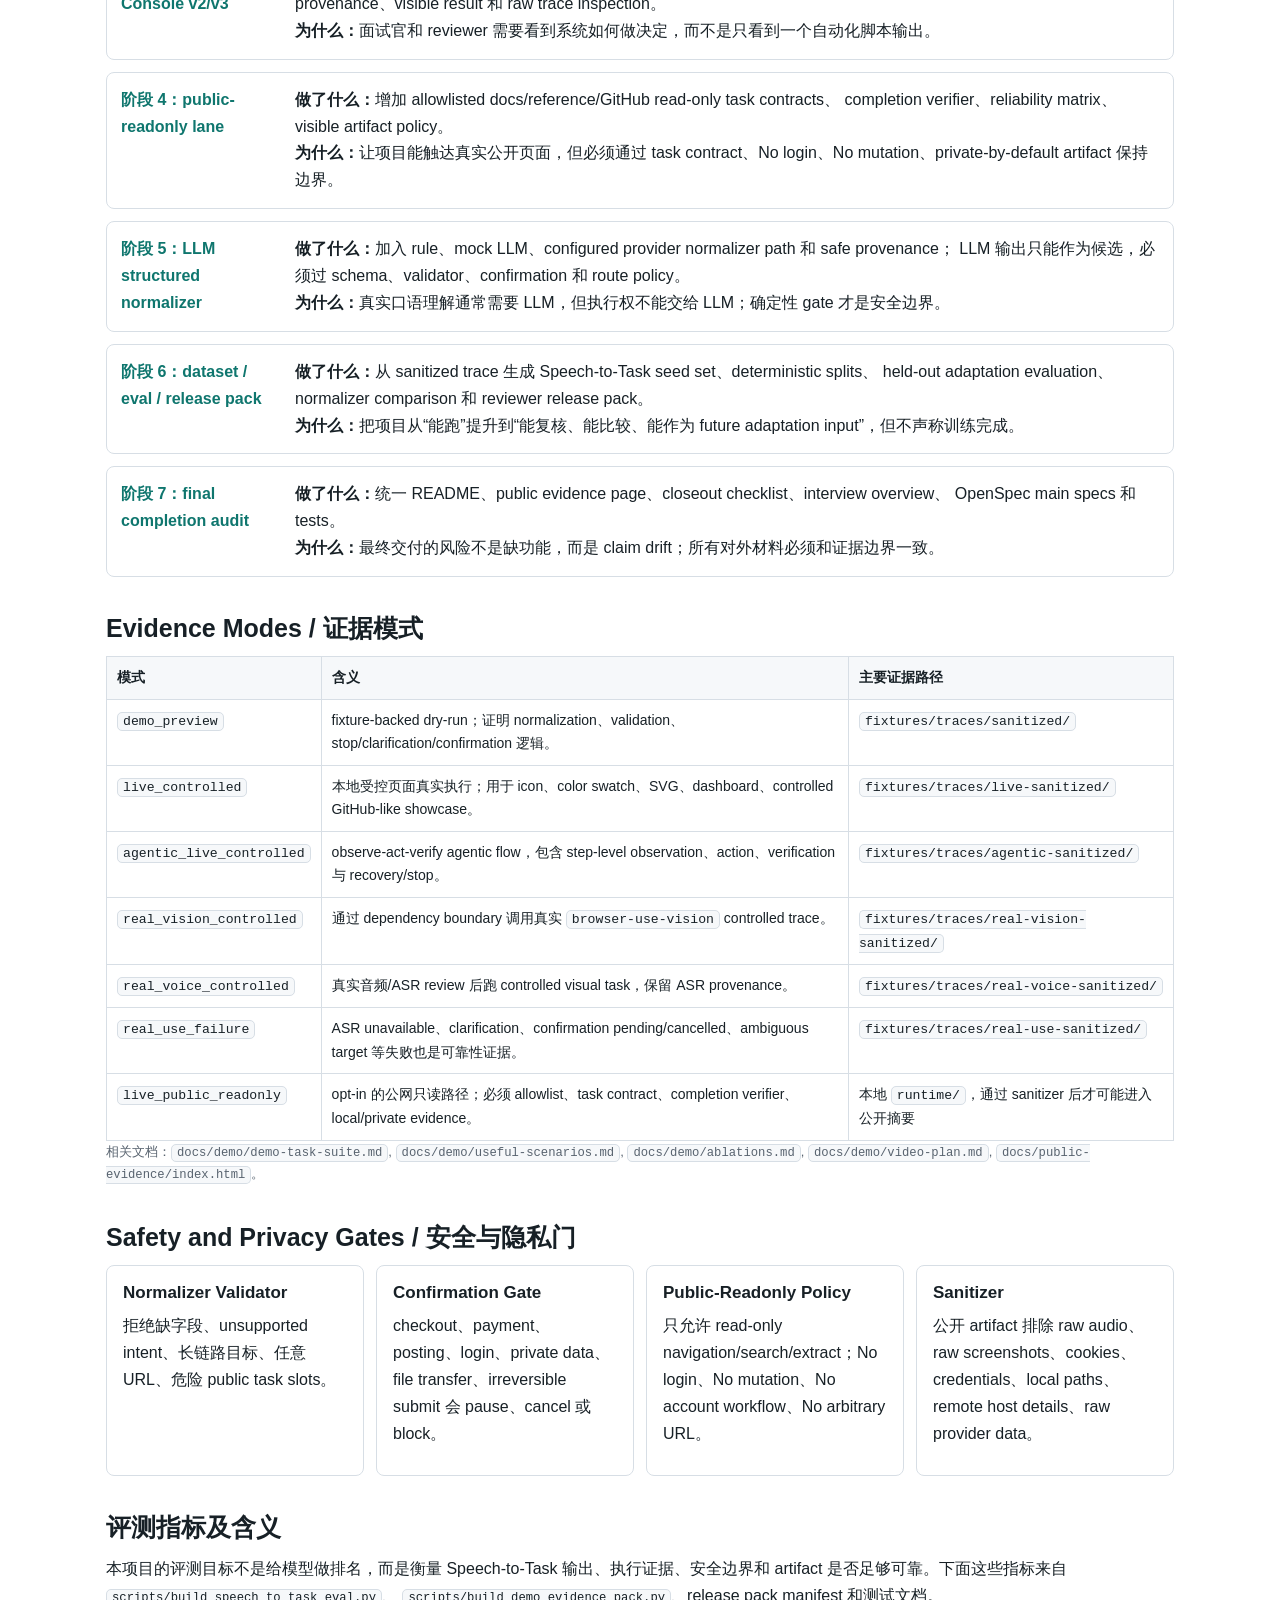
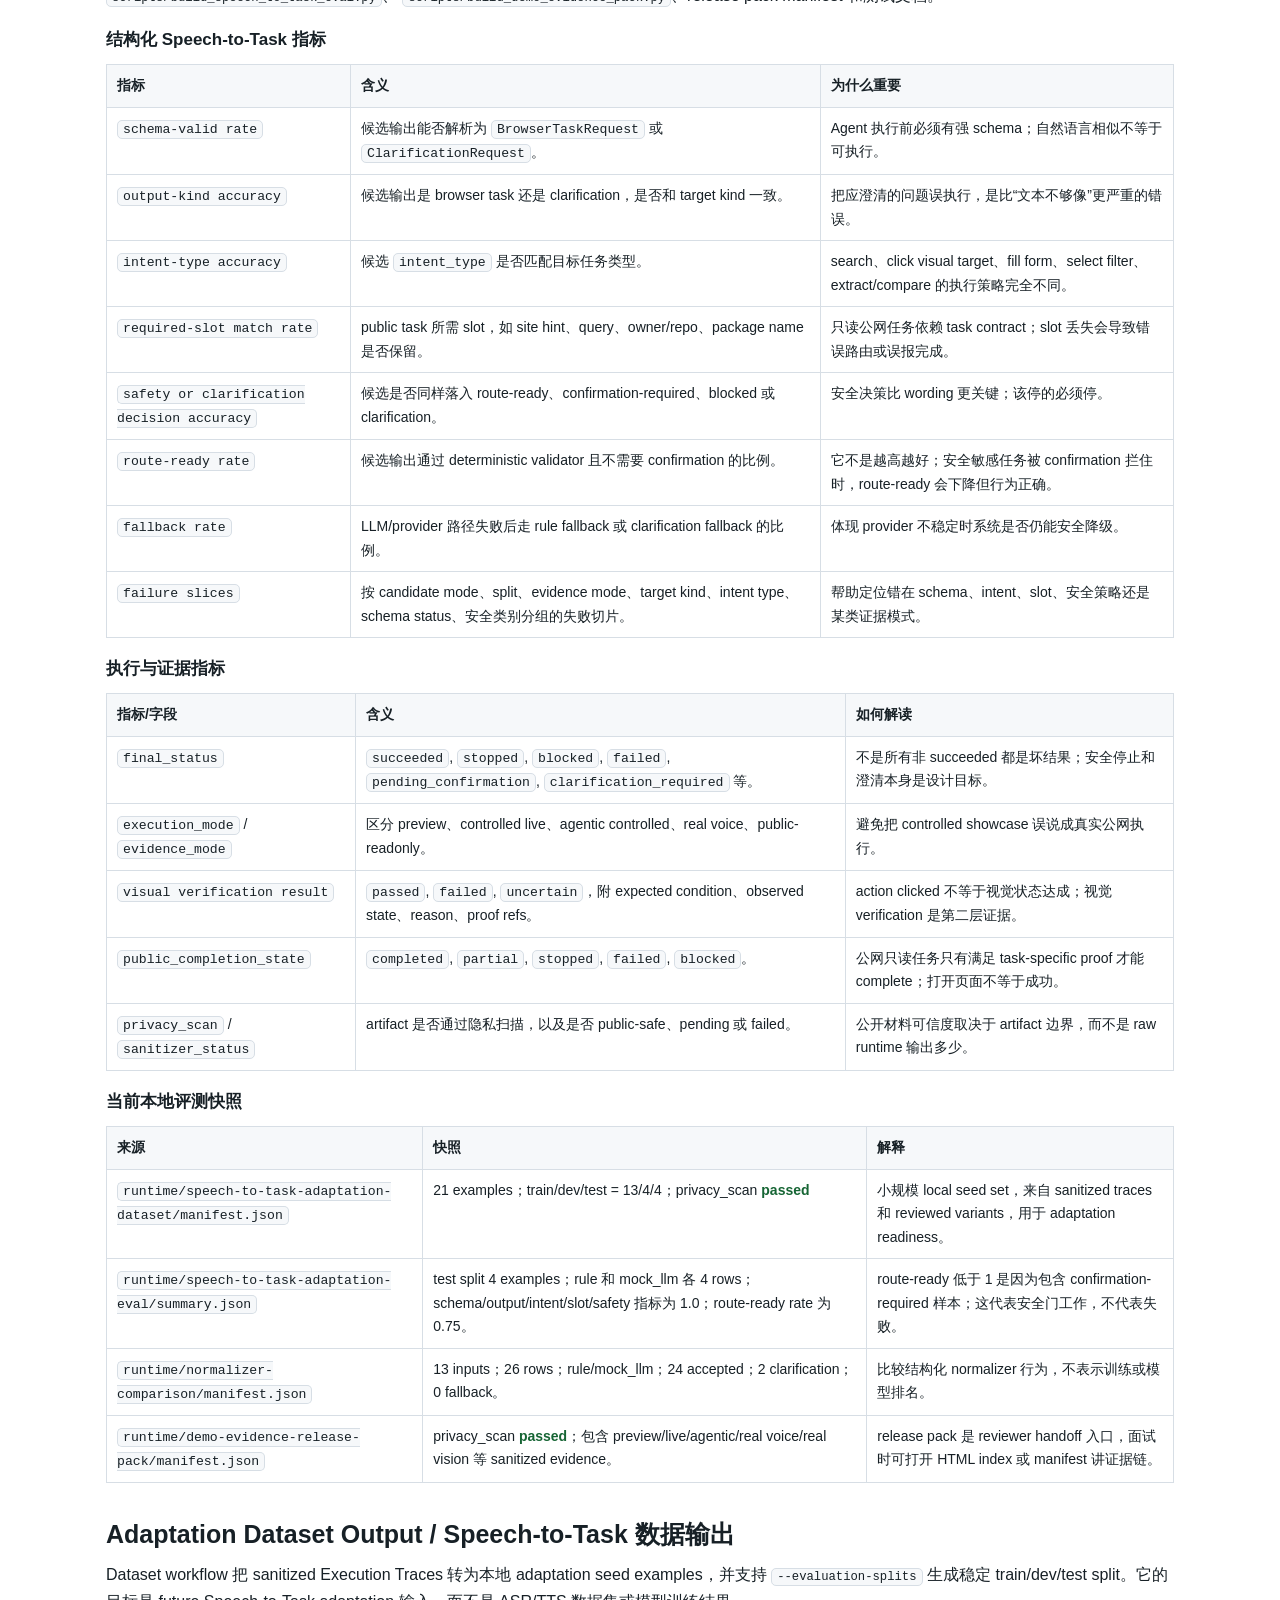
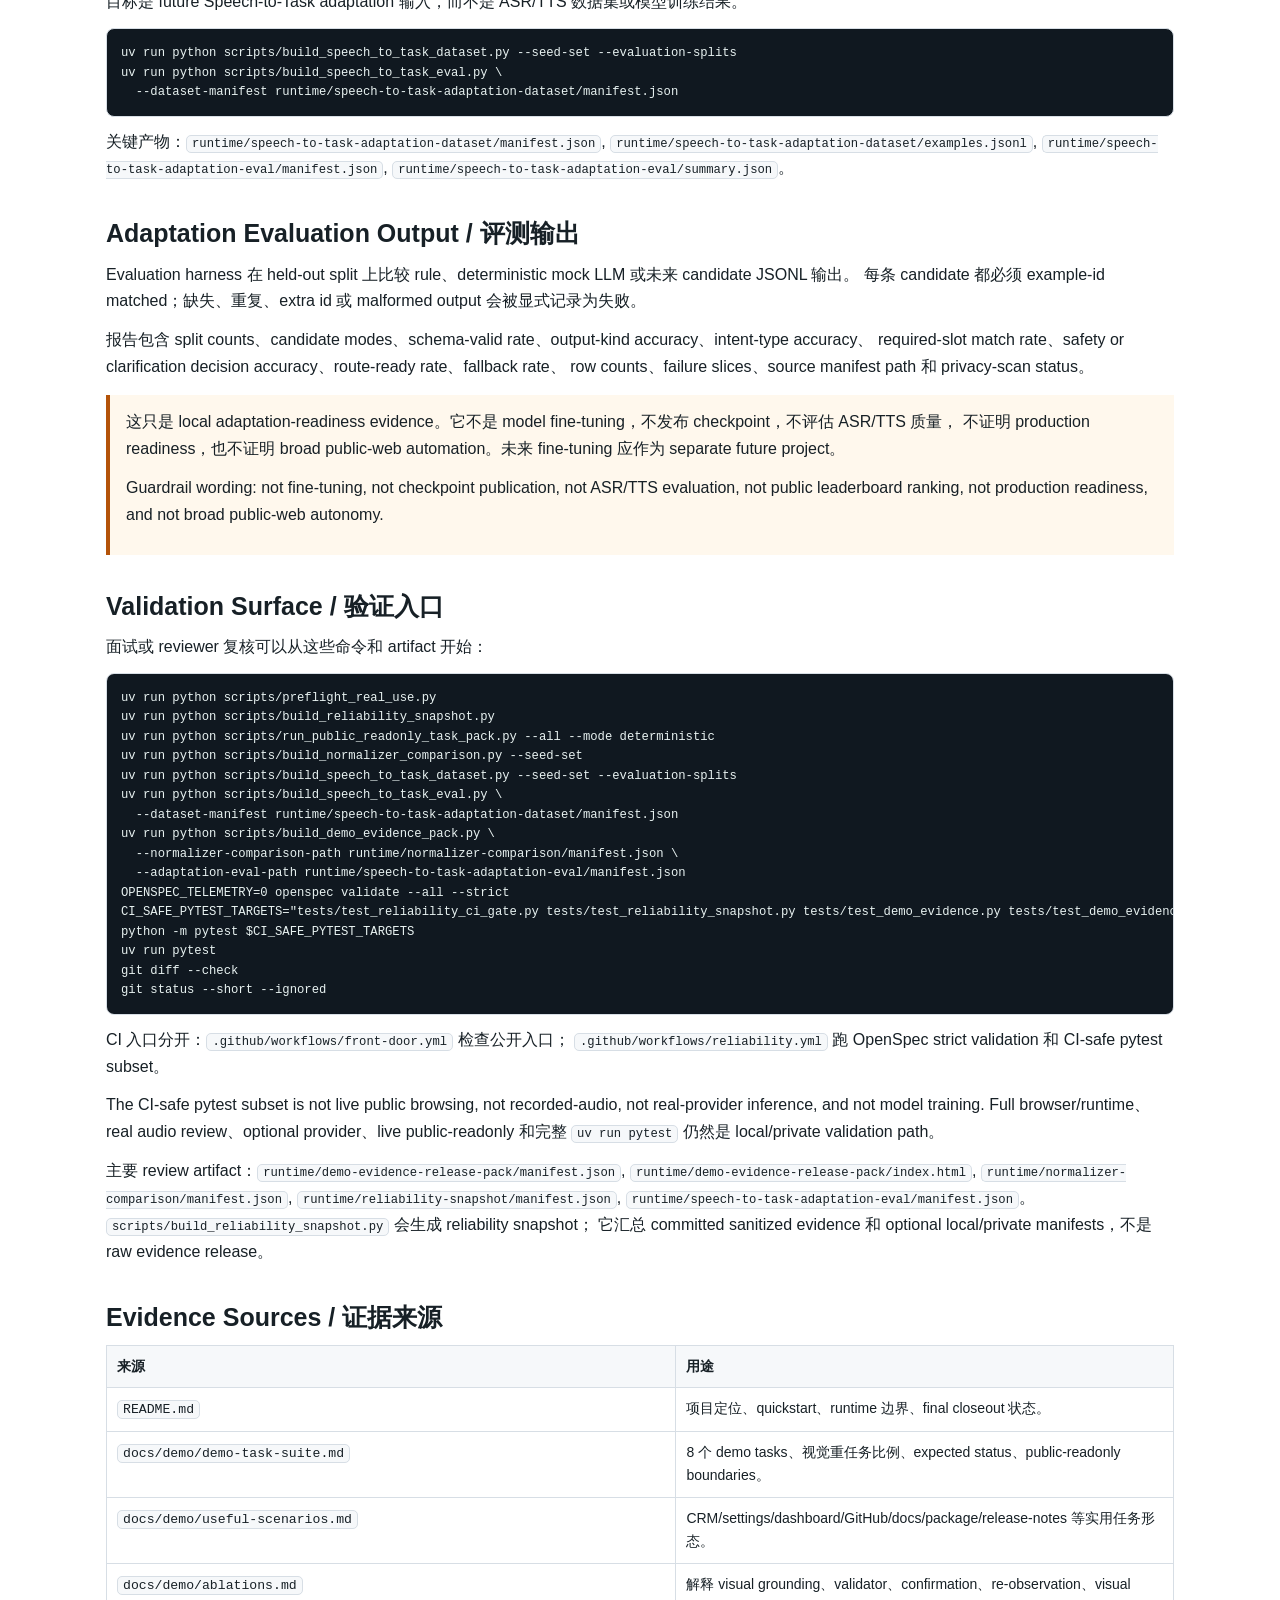
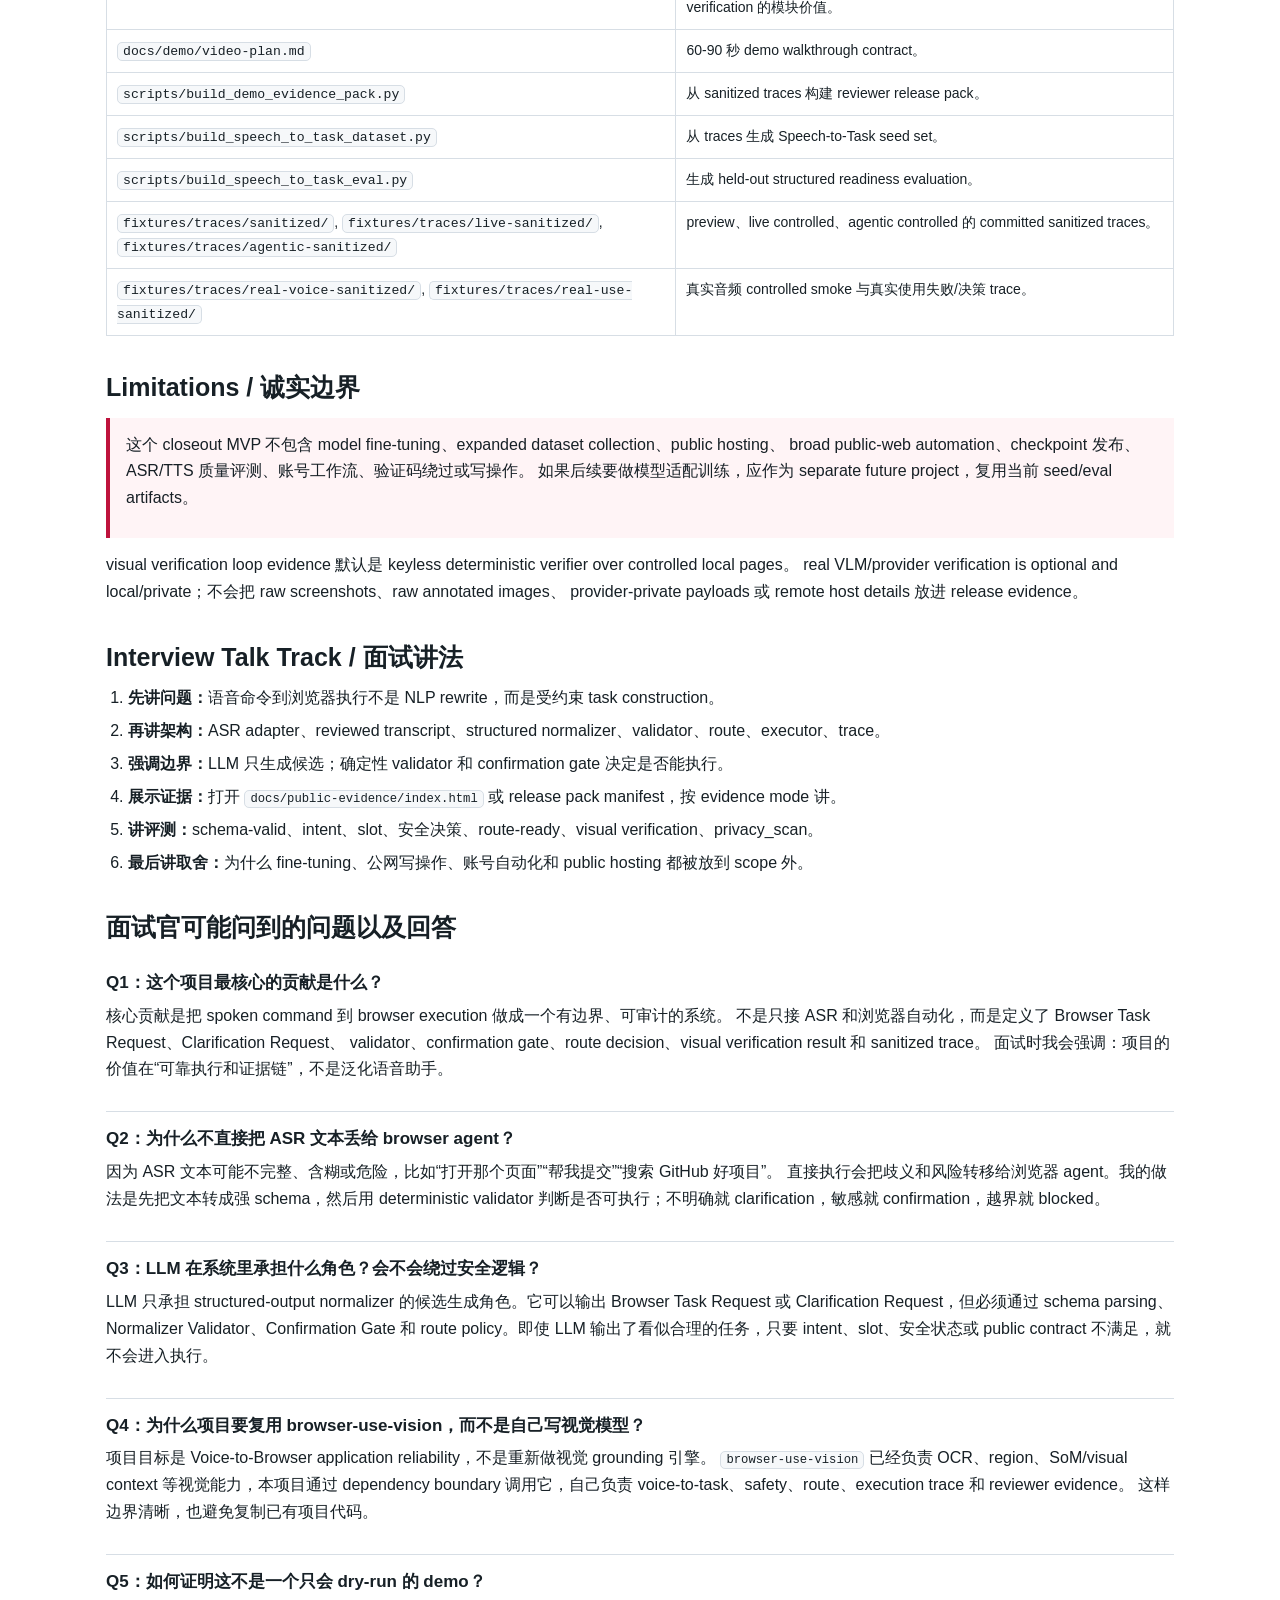
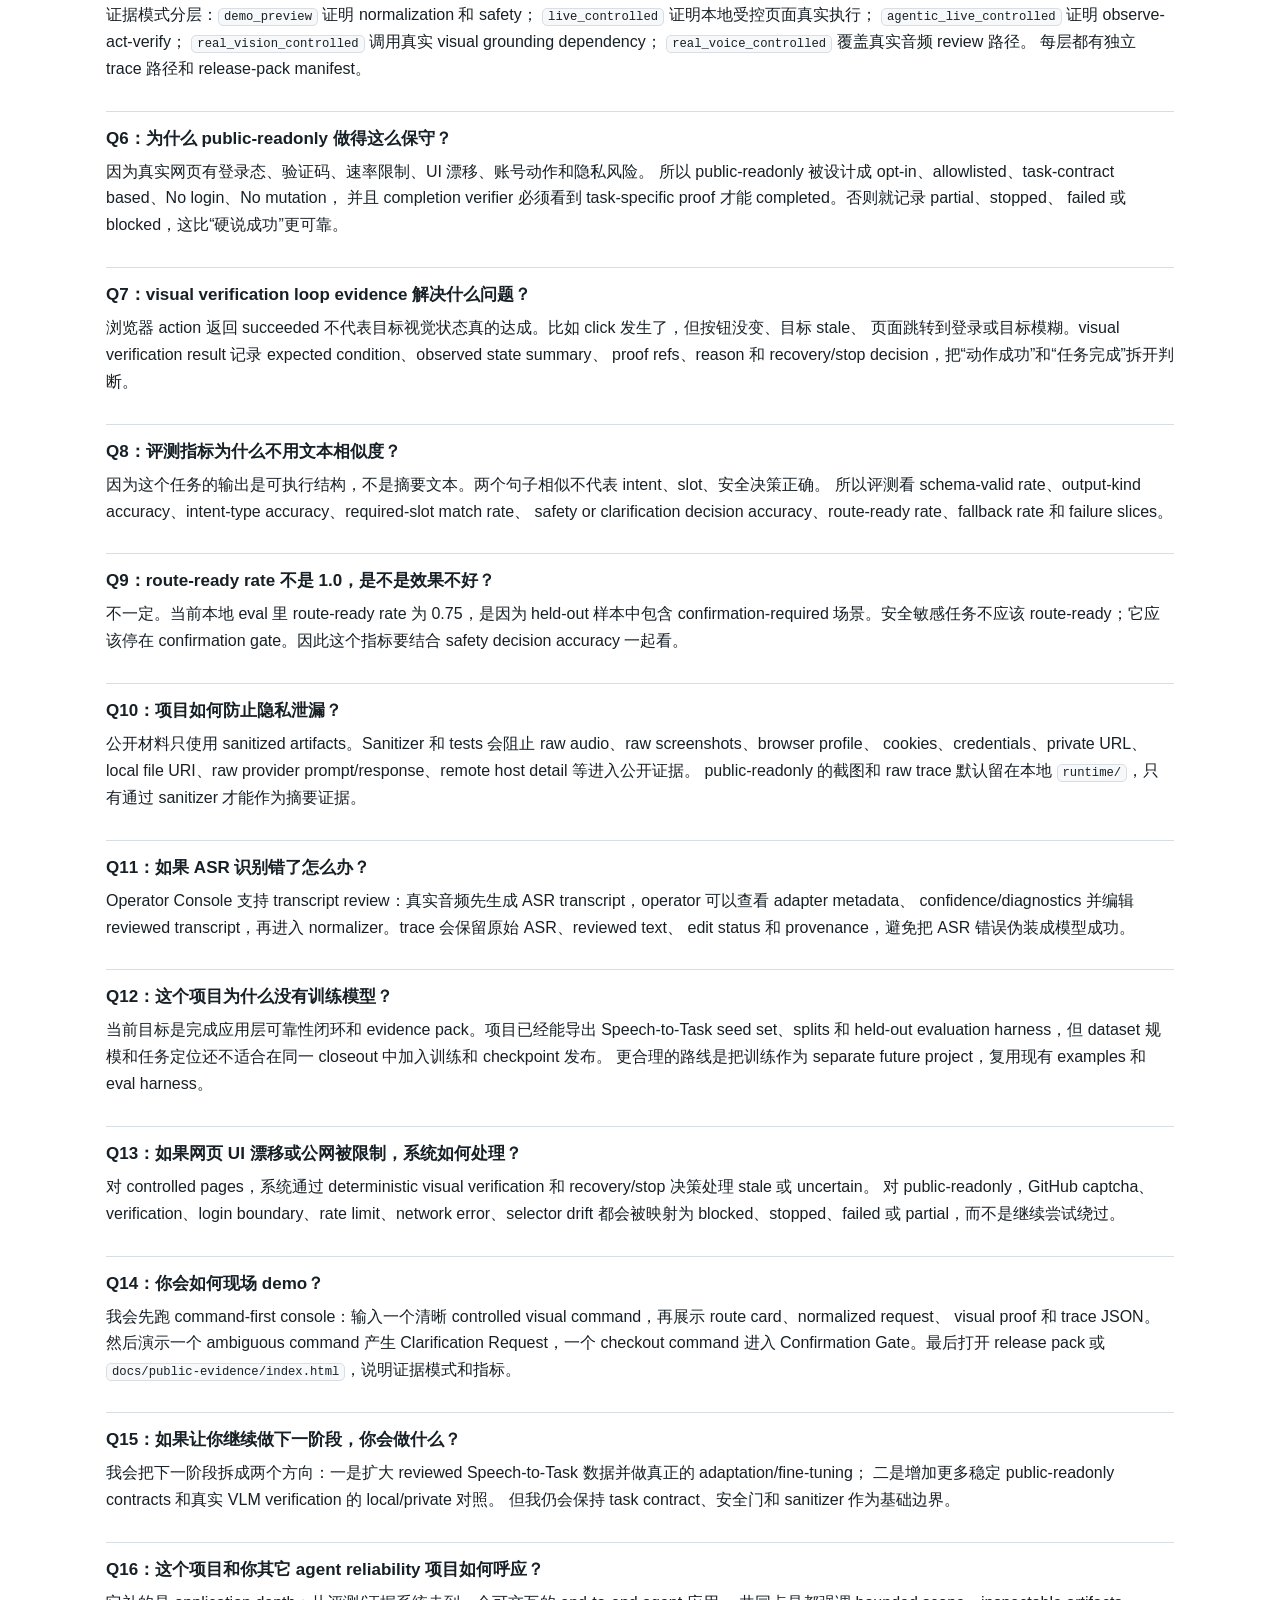
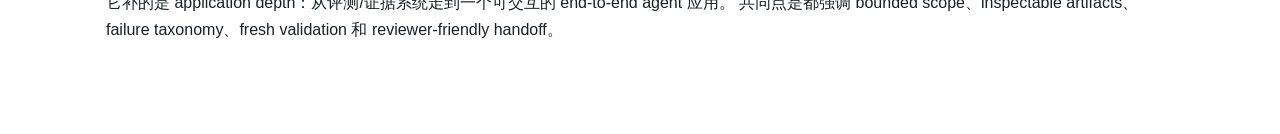
<file: voice-browser-agent/docs/interview-project-overview.html>
<!doctype html>
<html lang="zh-CN">
  <head>
    <meta charset="utf-8" />
    <meta name="viewport" content="width=device-width, initial-scale=1" />
    <title>Voice-to-Browser Agent 项目介绍与面试手册</title>
    <style>
      :root {
        color-scheme: light;
        --ink: #172026;
        --muted: #58636f;
        --line: #d7dee5;
        --soft: #f6f8fa;
        --soft-2: #eef6f4;
        --teal: #0f766e;
        --blue: #1d4ed8;
        --amber: #b45309;
        --rose: #be123c;
        --green: #166534;
      }

      * {
        box-sizing: border-box;
      }

      body {
        margin: 0;
        font-family:
          -apple-system, BlinkMacSystemFont, "Segoe UI", "PingFang SC",
          "Microsoft YaHei", sans-serif;
        color: var(--ink);
        background: #ffffff;
        line-height: 1.68;
      }

      a {
        color: var(--blue);
        text-decoration-thickness: 1px;
        text-underline-offset: 3px;
      }

      header {
        border-bottom: 1px solid var(--line);
        background: #f8faf9;
      }

      .hero {
        max-width: 1180px;
        margin: 0 auto;
        padding: 44px clamp(20px, 5vw, 56px) 28px;
      }

      .eyebrow {
        margin: 0 0 10px;
        color: var(--teal);
        font-size: 13px;
        font-weight: 700;
        letter-spacing: 0;
        text-transform: uppercase;
      }

      h1 {
        max-width: 880px;
        margin: 0 0 14px;
        font-size: clamp(34px, 5vw, 58px);
        line-height: 1.08;
        letter-spacing: 0;
      }

      .subtitle {
        max-width: 920px;
        margin: 0 0 22px;
        color: var(--muted);
        font-size: 18px;
      }

      .hero-grid {
        display: grid;
        grid-template-columns: repeat(4, minmax(0, 1fr));
        gap: 12px;
        margin-top: 24px;
      }

      .stat {
        border: 1px solid var(--line);
        border-radius: 8px;
        padding: 14px 16px;
        background: #ffffff;
      }

      .stat strong {
        display: block;
        color: var(--ink);
        font-size: 20px;
        line-height: 1.25;
      }

      .stat span {
        color: var(--muted);
        font-size: 13px;
      }

      main {
        max-width: 1180px;
        margin: 0 auto;
        padding: 22px clamp(20px, 5vw, 56px) 60px;
      }

      nav {
        display: grid;
        grid-template-columns: repeat(auto-fit, minmax(170px, 1fr));
        gap: 8px;
        margin: 18px 0 34px;
      }

      nav a {
        border: 1px solid var(--line);
        border-radius: 8px;
        padding: 9px 11px;
        background: #ffffff;
        color: var(--ink);
        font-size: 14px;
        text-decoration: none;
      }

      section {
        margin: 34px 0 0;
        padding-top: 2px;
      }

      h2 {
        margin: 0 0 12px;
        font-size: 25px;
        line-height: 1.25;
        letter-spacing: 0;
      }

      h3 {
        margin: 20px 0 8px;
        font-size: 17px;
        line-height: 1.35;
        letter-spacing: 0;
      }

      p {
        margin: 0 0 12px;
      }

      ul,
      ol {
        margin: 8px 0 0;
        padding-left: 22px;
      }

      li {
        margin: 6px 0;
      }

      code {
        border: 1px solid var(--line);
        border-radius: 5px;
        background: var(--soft);
        padding: 1px 5px;
        font-size: 0.94em;
      }

      pre {
        overflow-x: auto;
        border: 1px solid var(--line);
        border-radius: 8px;
        margin: 12px 0;
        padding: 14px;
        background: #101820;
        color: #e8f2f1;
        line-height: 1.5;
      }

      pre code {
        border: 0;
        background: transparent;
        color: inherit;
        padding: 0;
      }

      table {
        width: 100%;
        border-collapse: collapse;
        margin: 12px 0 0;
        font-size: 14px;
      }

      th,
      td {
        border: 1px solid var(--line);
        padding: 9px 10px;
        text-align: left;
        vertical-align: top;
      }

      th {
        background: var(--soft);
        font-weight: 700;
      }

      .grid {
        display: grid;
        grid-template-columns: repeat(auto-fit, minmax(240px, 1fr));
        gap: 12px;
      }

      .card {
        border: 1px solid var(--line);
        border-radius: 8px;
        padding: 16px;
        background: #ffffff;
      }

      .card h3 {
        margin-top: 0;
      }

      .callout {
        border-left: 4px solid var(--teal);
        background: var(--soft-2);
        padding: 14px 16px;
        margin: 14px 0;
      }

      .warning {
        border-left-color: var(--amber);
        background: #fff8ed;
      }

      .danger {
        border-left-color: var(--rose);
        background: #fff4f6;
      }

      .flow {
        display: grid;
        grid-template-columns: repeat(7, minmax(118px, 1fr));
        gap: 8px;
        margin: 16px 0;
      }

      .flow-step {
        position: relative;
        border: 1px solid var(--line);
        border-radius: 8px;
        min-height: 94px;
        padding: 11px;
        background: #ffffff;
      }

      .flow-step strong {
        display: block;
        color: var(--teal);
        margin-bottom: 4px;
      }

      .tag-row {
        display: flex;
        flex-wrap: wrap;
        gap: 7px;
        margin: 10px 0 0;
      }

      .tag {
        display: inline-flex;
        align-items: center;
        border: 1px solid var(--line);
        border-radius: 999px;
        padding: 3px 9px;
        background: #ffffff;
        color: var(--muted);
        font-size: 13px;
      }

      .timeline {
        display: grid;
        gap: 12px;
        margin-top: 14px;
      }

      .phase {
        display: grid;
        grid-template-columns: 160px 1fr;
        gap: 14px;
        border: 1px solid var(--line);
        border-radius: 8px;
        padding: 14px;
        background: #ffffff;
      }

      .phase .when {
        color: var(--teal);
        font-weight: 700;
      }

      .qa {
        border-top: 1px solid var(--line);
        padding: 16px 0;
      }

      .qa:first-of-type {
        border-top: 0;
      }

      .qa h3 {
        margin: 0 0 8px;
      }

      .small {
        color: var(--muted);
        font-size: 13px;
      }

      .ok {
        color: var(--green);
        font-weight: 700;
      }

      @media (max-width: 900px) {
        .hero-grid,
        .flow {
          grid-template-columns: repeat(2, minmax(0, 1fr));
        }

        .phase {
          grid-template-columns: 1fr;
        }
      }

      @media (max-width: 560px) {
        .hero-grid,
        .flow,
        .grid {
          grid-template-columns: 1fr;
        }

        h1 {
          font-size: 34px;
        }

        table {
          display: block;
          overflow-x: auto;
        }
      }
    </style>
  </head>
  <body>
    <header>
      <div class="hero">
        <p class="eyebrow">Interview Project Overview</p>
        <h1>Voice-to-Browser Agent 项目介绍与面试手册</h1>
        <p class="subtitle">
          一个中文优先、有边界的 Voice-to-Browser Agent：把一条语音或转写命令变成结构化浏览器任务，
          经过确定性校验、安全门、路由选择、视觉 grounding 与 visual verification loop evidence，
          最终留下可审计的 sanitized trace，而不是只给一句“执行成功”。
        </p>
        <div class="hero-grid" aria-label="project summary">
          <div class="stat">
            <strong>Final local MVP</strong>
            <span>2026-05-30 closeout；OpenSpec changes 已归档</span>
          </div>
          <div class="stat">
            <strong>Command-verified</strong>
            <span>CI 与本地验证用命令复跑，不写死历史 pass 数</span>
          </div>
          <div class="stat">
            <strong>21 examples</strong>
            <span>当前本地 Speech-to-Task seed/eval artifact 快照</span>
          </div>
          <div class="stat">
            <strong>Local/private</strong>
            <span>raw audio、截图、浏览器状态和 provider payload 不公开</span>
          </div>
        </div>
      </div>
    </header>

    <main>
      <nav aria-label="sections">
        <a href="#problem-framing">Problem Framing / 问题</a>
        <a href="#bounded-scope">Bounded Scope / 边界</a>
        <a href="#architecture">Architecture / 架构</a>
        <a href="#execution-flow">Execution Flow / 流程</a>
        <a href="#development-stages">开发阶段</a>
        <a href="#evidence-modes">Evidence Modes / 证据</a>
        <a href="#metrics">评测指标</a>
        <a href="#validation-surface">Validation Surface</a>
        <a href="#interview-qa">面试问答</a>
      </nav>

      <section id="problem-framing">
        <h2>Problem Framing / 项目解决什么问题</h2>
        <p>
          这个项目解决的不是“让语音助手能聊天”，而是一个更工程化的 agent reliability 问题：
          当用户说出一条浏览器操作命令时，系统能否把它变成一条受约束、可验证、可回放的浏览器任务，
          并且在模糊、危险、网页漂移或视觉证据不足时诚实停止。
        </p>
        <div class="callout">
          <p>
            面试中的一句话版本：我做了一个中文优先的有界 Voice-to-Browser Agent，把 spoken command
            转成结构化任务，再通过 validator、confirmation gate、route policy、视觉 grounding
            和 trace evidence 证明“为什么能执行、为什么要停、执行到了哪里”。
          </p>
        </div>
        <div class="grid">
          <div class="card">
            <h3>用户问题</h3>
            <p>语音命令天然有 ASR 噪声、指代不完整、口语化、省略和中英混说，不能直接交给浏览器执行器。</p>
          </div>
          <div class="card">
            <h3>工程问题</h3>
            <p>多数 demo 只展示最终 UI，缺少结构化中间态，reviewer 难以判断一次 agent 行为是否可靠。</p>
          </div>
          <div class="card">
            <h3>安全问题</h3>
            <p>登录、付款、下载、提交、私有数据输入等动作必须停在 confirmation 或 blocked 状态，而不是“模型觉得可以”。</p>
          </div>
          <div class="card">
            <h3>证据问题</h3>
            <p>真实运行会产生 raw audio、截图、cookies、浏览器 profile、provider 响应等敏感信息，公开材料必须只用 sanitized artifact。</p>
          </div>
        </div>
      </section>

      <section id="bounded-scope">
        <h2>Bounded Scope / 项目边界</h2>
        <p>
          项目定位是 standalone bounded Chinese-first Voice-to-Browser Agent demo。它接受一次上传、录制、
          fixture 或手动 transcript 输入，输出一条结构化浏览器任务、澄清请求、确认请求或阻断结果。
        </p>
        <div class="tag-row">
          <span class="tag">Chinese-first spoken command</span>
          <span class="tag">One utterance, one task attempt</span>
          <span class="tag">FastAPI Operator Console</span>
          <span class="tag">Pydantic trace schema</span>
          <span class="tag">browser-use-vision dependency</span>
          <span class="tag">Sanitized evidence</span>
        </div>
        <table>
          <thead>
            <tr>
              <th>项目是</th>
              <th>项目不是</th>
            </tr>
          </thead>
          <tbody>
            <tr>
              <td>有界的语音到浏览器任务执行系统</td>
              <td>泛化实时语音助手或开放式网页自治系统</td>
            </tr>
            <tr>
              <td>可审计 trace、route、safety、visual proof 的证据链</td>
              <td>只靠一个录屏或一句“成功了”的展示</td>
            </tr>
            <tr>
              <td>复用 <code>browser-use-vision</code> 的视觉 grounding 应用层项目</td>
              <td><code>browser-use-vision</code> 的 fork、插件扩展或内部代码复制</td>
            </tr>
            <tr>
              <td>Speech-to-Task adaptation readiness 与本地评测 harness</td>
              <td>已完成 model fine-tuning、checkpoint 发布或公开排名系统</td>
            </tr>
          </tbody>
        </table>
      </section>

      <section id="architecture">
        <h2>Architecture / 项目架构</h2>
        <div class="flow" aria-label="architecture flow">
          <div class="flow-step">
            <strong>1. Input</strong>
            语音上传、录制、fixture transcript 或 typed command。
          </div>
          <div class="flow-step">
            <strong>2. ASR</strong>
            primary/fallback/fixture adapter 生成 transcript，并保留 provenance。
          </div>
          <div class="flow-step">
            <strong>3. Normalize</strong>
            rule、mock LLM 或 configured provider 产出结构化候选。
          </div>
          <div class="flow-step">
            <strong>4. Validate</strong>
            schema、intent type、slot、安全 flags、confirmation 由确定性逻辑决定。
          </div>
          <div class="flow-step">
            <strong>5. Route</strong>
            路由到 demo preview、live controlled、public-readonly、clarification 或 blocked。
          </div>
          <div class="flow-step">
            <strong>6. Execute</strong>
            本地浏览器执行；视觉任务调用 <code>browser-use-vision</code> dependency boundary。
          </div>
          <div class="flow-step">
            <strong>7. Evidence</strong>
            写入 Execution Trace、visual verification result、sanitizer status 和 release pack。
          </div>
        </div>

        <h3>核心模块到文件</h3>
        <table>
          <thead>
            <tr>
              <th>模块</th>
              <th>职责</th>
              <th>主要文件</th>
            </tr>
          </thead>
          <tbody>
            <tr>
              <td>Operator Console/API</td>
              <td>提供命令输入、audio review、执行、确认、trace inspection、visible result panel。</td>
              <td><code>src/voice_browser_agent/app.py</code>, <code>static/index.html</code>, <code>static/app.js</code></td>
            </tr>
            <tr>
              <td>ASR ingestion</td>
              <td>上传/录制音频、fixture manifest、primary/fallback ASR adapter 与 transcript metadata。</td>
              <td><code>ingestion.py</code>, <code>asr.py</code>, <code>fixtures/audio/*.fixture.json</code></td>
            </tr>
            <tr>
              <td>Spoken Command Normalizer</td>
              <td>把 transcript 转成 <code>BrowserTaskRequest</code> 或 <code>ClarificationRequest</code>。</td>
              <td><code>normalizer.py</code>, <code>prompts.py</code>, <code>validator.py</code></td>
            </tr>
            <tr>
              <td>Safety and route policy</td>
              <td>confirmation gate、public task contract、route decision、stop/block reason。</td>
              <td><code>safety.py</code>, <code>routing.py</code>, <code>public_readonly.py</code></td>
            </tr>
            <tr>
              <td>Browser execution</td>
              <td>demo preview、live controlled、agentic controlled、public-readonly executor。</td>
              <td><code>executor.py</code>, <code>agentic.py</code>, <code>demo_tasks.py</code></td>
            </tr>
            <tr>
              <td>Trace and evidence</td>
              <td>Pydantic trace schema、sanitizer、release pack、normalizer comparison、dataset/eval manifest。</td>
              <td><code>models.py</code>, <code>trace_writer.py</code>, <code>scripts/*.py</code></td>
            </tr>
          </tbody>
        </table>
      </section>

      <section id="execution-flow">
        <h2>Execution Flow / 一次命令如何执行</h2>
        <ol>
          <li>用户在 Operator Console 输入 transcript，或上传/录制一条音频。</li>
          <li>系统产生 ASR transcript；真实音频路径支持 operator review 和 edit。</li>
          <li>Normalizer 产出 <code>BrowserTaskRequest</code> 或 <code>ClarificationRequest</code>，并记录 normalizer provenance。</li>
          <li>Validator 检查 intent type、required fields、public task slots、safety flags 和 confirmation 状态。</li>
          <li>Route selector 根据任务类型、配置和安全策略选择 <code>demo_preview</code>、<code>live_controlled</code> 或 <code>live_public_readonly</code> 等 evidence mode。</li>
          <li>Confirmation Gate 在 payment、checkout、login、private data、mutation 等场景前暂停或阻断。</li>
          <li>Browser executor 运行本地受控页面或 opt-in read-only public task；视觉任务记录 grounding refs。</li>
          <li>Agentic controlled flow 把 action success 和 visual verification result 分开，失败或 uncertain 时 re-observe、recover 或 stop。</li>
          <li>Trace Writer 输出 sanitized execution trace，release pack 只采纳 privacy_scan passed 的证据。</li>
        </ol>
      </section>

      <section id="development-stages">
        <h2>项目开发阶段以及每个阶段的原因</h2>
        <div class="timeline">
          <div class="phase">
            <div class="when">阶段 0：项目边界</div>
            <div>
              <strong>做了什么：</strong>通过 <code>CONTEXT.md</code> 和 ADR 明确 voice layer 与
              <code>browser-use-vision</code> 分离；本项目只拥有 spoken-command execution。
              <br />
              <strong>为什么：</strong>避免把已有视觉 grounding 项目改成语音插件，也避免把项目讲成大而泛的语音助手。
            </div>
          </div>
          <div class="phase">
            <div class="when">阶段 1：MVP schema 与 preview evidence</div>
            <div>
              <strong>做了什么：</strong>定义 <code>BrowserTaskRequest</code>、<code>ClarificationRequest</code>、
              <code>ExecutionTrace</code>、demo fixture、normalizer、validator 和 dry-run preview traces。
              <br />
              <strong>为什么：</strong>先证明“语音命令到结构化任务”的中间表示和安全边界，再谈真实浏览器执行。
            </div>
          </div>
          <div class="phase">
            <div class="when">阶段 2：live controlled 与 agentic vision</div>
            <div>
              <strong>做了什么：</strong>增加 <code>live_controlled</code>、agentic observe-act-verify traces、
              icon/color/SVG/dashboard 等视觉重任务。
              <br />
              <strong>为什么：</strong>preview 不足以说明系统真的能操作页面；但真实公网不稳定，所以先用可复现本地 controlled pages 验证视觉闭环。
            </div>
          </div>
          <div class="phase">
            <div class="when">阶段 3：Operator Console v2/v3</div>
            <div>
              <strong>做了什么：</strong>从 fixture dropdown 走向 command-first console，加入 audio transcript review、
              route cards、normalizer provenance、visible result 和 raw trace inspection。
              <br />
              <strong>为什么：</strong>面试官和 reviewer 需要看到系统如何做决定，而不是只看到一个自动化脚本输出。
            </div>
          </div>
          <div class="phase">
            <div class="when">阶段 4：public-readonly lane</div>
            <div>
              <strong>做了什么：</strong>增加 allowlisted docs/reference/GitHub read-only task contracts、
              completion verifier、reliability matrix、visible artifact policy。
              <br />
              <strong>为什么：</strong>让项目能触达真实公开页面，但必须通过 task contract、No login、No mutation、private-by-default artifact 保持边界。
            </div>
          </div>
          <div class="phase">
            <div class="when">阶段 5：LLM structured normalizer</div>
            <div>
              <strong>做了什么：</strong>加入 rule、mock LLM、configured provider normalizer path 和 safe provenance；
              LLM 输出只能作为候选，必须过 schema、validator、confirmation 和 route policy。
              <br />
              <strong>为什么：</strong>真实口语理解通常需要 LLM，但执行权不能交给 LLM；确定性 gate 才是安全边界。
            </div>
          </div>
          <div class="phase">
            <div class="when">阶段 6：dataset / eval / release pack</div>
            <div>
              <strong>做了什么：</strong>从 sanitized trace 生成 Speech-to-Task seed set、deterministic splits、
              held-out adaptation evaluation、normalizer comparison 和 reviewer release pack。
              <br />
              <strong>为什么：</strong>把项目从“能跑”提升到“能复核、能比较、能作为 future adaptation input”，但不声称训练完成。
            </div>
          </div>
          <div class="phase">
            <div class="when">阶段 7：final completion audit</div>
            <div>
              <strong>做了什么：</strong>统一 README、public evidence page、closeout checklist、interview overview、
              OpenSpec main specs 和 tests。
              <br />
              <strong>为什么：</strong>最终交付的风险不是缺功能，而是 claim drift；所有对外材料必须和证据边界一致。
            </div>
          </div>
        </div>
      </section>

      <section id="evidence-modes">
        <h2>Evidence Modes / 证据模式</h2>
        <table>
          <thead>
            <tr>
              <th>模式</th>
              <th>含义</th>
              <th>主要证据路径</th>
            </tr>
          </thead>
          <tbody>
            <tr>
              <td><code>demo_preview</code></td>
              <td>fixture-backed dry-run；证明 normalization、validation、stop/clarification/confirmation 逻辑。</td>
              <td><code>fixtures/traces/sanitized/</code></td>
            </tr>
            <tr>
              <td><code>live_controlled</code></td>
              <td>本地受控页面真实执行；用于 icon、color swatch、SVG、dashboard、controlled GitHub-like showcase。</td>
              <td><code>fixtures/traces/live-sanitized/</code></td>
            </tr>
            <tr>
              <td><code>agentic_live_controlled</code></td>
              <td>observe-act-verify agentic flow，包含 step-level observation、action、verification 与 recovery/stop。</td>
              <td><code>fixtures/traces/agentic-sanitized/</code></td>
            </tr>
            <tr>
              <td><code>real_vision_controlled</code></td>
              <td>通过 dependency boundary 调用真实 <code>browser-use-vision</code> controlled trace。</td>
              <td><code>fixtures/traces/real-vision-sanitized/</code></td>
            </tr>
            <tr>
              <td><code>real_voice_controlled</code></td>
              <td>真实音频/ASR review 后跑 controlled visual task，保留 ASR provenance。</td>
              <td><code>fixtures/traces/real-voice-sanitized/</code></td>
            </tr>
            <tr>
              <td><code>real_use_failure</code></td>
              <td>ASR unavailable、clarification、confirmation pending/cancelled、ambiguous target 等失败也是可靠性证据。</td>
              <td><code>fixtures/traces/real-use-sanitized/</code></td>
            </tr>
            <tr>
              <td><code>live_public_readonly</code></td>
              <td>opt-in 的公网只读路径；必须 allowlist、task contract、completion verifier、local/private evidence。</td>
              <td>本地 <code>runtime/</code>，通过 sanitizer 后才可能进入公开摘要</td>
            </tr>
          </tbody>
        </table>
        <p class="small">
          相关文档：<code>docs/demo/demo-task-suite.md</code>, <code>docs/demo/useful-scenarios.md</code>,
          <code>docs/demo/ablations.md</code>, <code>docs/demo/video-plan.md</code>,
          <code>docs/public-evidence/index.html</code>。
        </p>
      </section>

      <section id="safety-and-privacy-gates">
        <h2>Safety and Privacy Gates / 安全与隐私门</h2>
        <div class="grid">
          <div class="card">
            <h3>Normalizer Validator</h3>
            <p>拒绝缺字段、unsupported intent、长链路目标、任意 URL、危险 public task slots。</p>
          </div>
          <div class="card">
            <h3>Confirmation Gate</h3>
            <p>checkout、payment、posting、login、private data、file transfer、irreversible submit 会 pause、cancel 或 block。</p>
          </div>
          <div class="card">
            <h3>Public-Readonly Policy</h3>
            <p>只允许 read-only navigation/search/extract；No login、No mutation、No account workflow、No arbitrary URL。</p>
          </div>
          <div class="card">
            <h3>Sanitizer</h3>
            <p>公开 artifact 排除 raw audio、raw screenshots、cookies、credentials、local paths、remote host details、raw provider data。</p>
          </div>
        </div>
      </section>

      <section id="metrics">
        <h2>评测指标及含义</h2>
        <p>
          本项目的评测目标不是给模型做排名，而是衡量 Speech-to-Task 输出、执行证据、安全边界和 artifact
          是否足够可靠。下面这些指标来自 <code>scripts/build_speech_to_task_eval.py</code>、
          <code>scripts/build_demo_evidence_pack.py</code>、release pack manifest 和测试文档。
        </p>

        <h3>结构化 Speech-to-Task 指标</h3>
        <table>
          <thead>
            <tr>
              <th>指标</th>
              <th>含义</th>
              <th>为什么重要</th>
            </tr>
          </thead>
          <tbody>
            <tr>
              <td><code>schema-valid rate</code></td>
              <td>候选输出能否解析为 <code>BrowserTaskRequest</code> 或 <code>ClarificationRequest</code>。</td>
              <td>Agent 执行前必须有强 schema；自然语言相似不等于可执行。</td>
            </tr>
            <tr>
              <td><code>output-kind accuracy</code></td>
              <td>候选输出是 browser task 还是 clarification，是否和 target kind 一致。</td>
              <td>把应澄清的问题误执行，是比“文本不够像”更严重的错误。</td>
            </tr>
            <tr>
              <td><code>intent-type accuracy</code></td>
              <td>候选 <code>intent_type</code> 是否匹配目标任务类型。</td>
              <td>search、click visual target、fill form、select filter、extract/compare 的执行策略完全不同。</td>
            </tr>
            <tr>
              <td><code>required-slot match rate</code></td>
              <td>public task 所需 slot，如 site hint、query、owner/repo、package name 是否保留。</td>
              <td>只读公网任务依赖 task contract；slot 丢失会导致错误路由或误报完成。</td>
            </tr>
            <tr>
              <td><code>safety or clarification decision accuracy</code></td>
              <td>候选是否同样落入 route-ready、confirmation-required、blocked 或 clarification。</td>
              <td>安全决策比 wording 更关键；该停的必须停。</td>
            </tr>
            <tr>
              <td><code>route-ready rate</code></td>
              <td>候选输出通过 deterministic validator 且不需要 confirmation 的比例。</td>
              <td>它不是越高越好；安全敏感任务被 confirmation 拦住时，route-ready 会下降但行为正确。</td>
            </tr>
            <tr>
              <td><code>fallback rate</code></td>
              <td>LLM/provider 路径失败后走 rule fallback 或 clarification fallback 的比例。</td>
              <td>体现 provider 不稳定时系统是否仍能安全降级。</td>
            </tr>
            <tr>
              <td><code>failure slices</code></td>
              <td>按 candidate mode、split、evidence mode、target kind、intent type、schema status、安全类别分组的失败切片。</td>
              <td>帮助定位错在 schema、intent、slot、安全策略还是某类证据模式。</td>
            </tr>
          </tbody>
        </table>

        <h3>执行与证据指标</h3>
        <table>
          <thead>
            <tr>
              <th>指标/字段</th>
              <th>含义</th>
              <th>如何解读</th>
            </tr>
          </thead>
          <tbody>
            <tr>
              <td><code>final_status</code></td>
              <td><code>succeeded</code>, <code>stopped</code>, <code>blocked</code>, <code>failed</code>, <code>pending_confirmation</code>, <code>clarification_required</code> 等。</td>
              <td>不是所有非 succeeded 都是坏结果；安全停止和澄清本身是设计目标。</td>
            </tr>
            <tr>
              <td><code>execution_mode</code> / <code>evidence_mode</code></td>
              <td>区分 preview、controlled live、agentic controlled、real voice、public-readonly。</td>
              <td>避免把 controlled showcase 误说成真实公网执行。</td>
            </tr>
            <tr>
              <td><code>visual verification result</code></td>
              <td><code>passed</code>, <code>failed</code>, <code>uncertain</code>，附 expected condition、observed state、reason、proof refs。</td>
              <td>action clicked 不等于视觉状态达成；视觉 verification 是第二层证据。</td>
            </tr>
            <tr>
              <td><code>public_completion_state</code></td>
              <td><code>completed</code>, <code>partial</code>, <code>stopped</code>, <code>failed</code>, <code>blocked</code>。</td>
              <td>公网只读任务只有满足 task-specific proof 才能 complete；打开页面不等于成功。</td>
            </tr>
            <tr>
              <td><code>privacy_scan</code> / <code>sanitizer_status</code></td>
              <td>artifact 是否通过隐私扫描，以及是否 public-safe、pending 或 failed。</td>
              <td>公开材料可信度取决于 artifact 边界，而不是 raw runtime 输出多少。</td>
            </tr>
          </tbody>
        </table>

        <h3>当前本地评测快照</h3>
        <table>
          <thead>
            <tr>
              <th>来源</th>
              <th>快照</th>
              <th>解释</th>
            </tr>
          </thead>
          <tbody>
            <tr>
              <td><code>runtime/speech-to-task-adaptation-dataset/manifest.json</code></td>
              <td>21 examples；train/dev/test = 13/4/4；privacy_scan <span class="ok">passed</span></td>
              <td>小规模 local seed set，来自 sanitized traces 和 reviewed variants，用于 adaptation readiness。</td>
            </tr>
            <tr>
              <td><code>runtime/speech-to-task-adaptation-eval/summary.json</code></td>
              <td>test split 4 examples；rule 和 mock_llm 各 4 rows；schema/output/intent/slot/safety 指标为 1.0；route-ready rate 为 0.75。</td>
              <td>route-ready 低于 1 是因为包含 confirmation-required 样本；这代表安全门工作，不代表失败。</td>
            </tr>
            <tr>
              <td><code>runtime/normalizer-comparison/manifest.json</code></td>
              <td>13 inputs；26 rows；rule/mock_llm；24 accepted；2 clarification；0 fallback。</td>
              <td>比较结构化 normalizer 行为，不表示训练或模型排名。</td>
            </tr>
            <tr>
              <td><code>runtime/demo-evidence-release-pack/manifest.json</code></td>
              <td>privacy_scan <span class="ok">passed</span>；包含 preview/live/agentic/real voice/real vision 等 sanitized evidence。</td>
              <td>release pack 是 reviewer handoff 入口，面试时可打开 HTML index 或 manifest 讲证据链。</td>
            </tr>
          </tbody>
        </table>
      </section>

      <section id="adaptation-dataset-output">
        <h2>Adaptation Dataset Output / Speech-to-Task 数据输出</h2>
        <p>
          Dataset workflow 把 sanitized Execution Traces 转为本地 adaptation seed examples，并支持
          <code>--evaluation-splits</code> 生成稳定 train/dev/test split。它的目标是 future Speech-to-Task
          adaptation 输入，而不是 ASR/TTS 数据集或模型训练结果。
        </p>
        <pre><code>uv run python scripts/build_speech_to_task_dataset.py --seed-set --evaluation-splits
uv run python scripts/build_speech_to_task_eval.py \
  --dataset-manifest runtime/speech-to-task-adaptation-dataset/manifest.json</code></pre>
        <p>
          关键产物：<code>runtime/speech-to-task-adaptation-dataset/manifest.json</code>,
          <code>runtime/speech-to-task-adaptation-dataset/examples.jsonl</code>,
          <code>runtime/speech-to-task-adaptation-eval/manifest.json</code>,
          <code>runtime/speech-to-task-adaptation-eval/summary.json</code>。
        </p>
      </section>

      <section id="adaptation-evaluation-output">
        <h2>Adaptation Evaluation Output / 评测输出</h2>
        <p>
          Evaluation harness 在 held-out split 上比较 rule、deterministic mock LLM 或未来 candidate JSONL 输出。
          每条 candidate 都必须 example-id matched；缺失、重复、extra id 或 malformed output 会被显式记录为失败。
        </p>
        <p>
          报告包含 split counts、candidate modes、schema-valid rate、output-kind accuracy、intent-type accuracy、
          required-slot match rate、safety or clarification decision accuracy、route-ready rate、fallback rate、
          row counts、failure slices、source manifest path 和 privacy-scan status。
        </p>
        <div class="warning callout">
          <p>
            这只是 local adaptation-readiness evidence。它不是 model fine-tuning，不发布 checkpoint，不评估 ASR/TTS 质量，
            不证明 production readiness，也不证明 broad public-web automation。未来 fine-tuning 应作为 separate future project。
          </p>
          <p>
            Guardrail wording: not fine-tuning, not checkpoint publication, not ASR/TTS evaluation,
            not public leaderboard ranking, not production readiness, and not broad public-web autonomy.
          </p>
        </div>
      </section>

      <section id="validation-surface">
        <h2>Validation Surface / 验证入口</h2>
        <p>面试或 reviewer 复核可以从这些命令和 artifact 开始：</p>
        <pre><code>uv run python scripts/preflight_real_use.py
uv run python scripts/build_reliability_snapshot.py
uv run python scripts/run_public_readonly_task_pack.py --all --mode deterministic
uv run python scripts/build_normalizer_comparison.py --seed-set
uv run python scripts/build_speech_to_task_dataset.py --seed-set --evaluation-splits
uv run python scripts/build_speech_to_task_eval.py \
  --dataset-manifest runtime/speech-to-task-adaptation-dataset/manifest.json
uv run python scripts/build_demo_evidence_pack.py \
  --normalizer-comparison-path runtime/normalizer-comparison/manifest.json \
  --adaptation-eval-path runtime/speech-to-task-adaptation-eval/manifest.json
OPENSPEC_TELEMETRY=0 openspec validate --all --strict
CI_SAFE_PYTEST_TARGETS="tests/test_reliability_ci_gate.py tests/test_reliability_snapshot.py tests/test_demo_evidence.py tests/test_demo_evidence_release_pack.py tests/test_normalizer_comparison.py tests/test_public_readonly_task_pack_runner.py tests/test_speech_to_task_dataset_builder.py tests/test_speech_to_task_eval.py"
python -m pytest $CI_SAFE_PYTEST_TARGETS
uv run pytest
git diff --check
git status --short --ignored</code></pre>
        <p>
          CI 入口分开：<code>.github/workflows/front-door.yml</code> 检查公开入口；
          <code>.github/workflows/reliability.yml</code> 跑 OpenSpec strict validation
          和 CI-safe pytest subset。
        </p>
        <p>
          The CI-safe pytest subset is not live public browsing, not recorded-audio,
          not real-provider inference, and not model training. Full browser/runtime、
          real audio review、optional provider、live public-readonly 和完整
          <code>uv run pytest</code> 仍然是 local/private validation path。
        </p>
        <p>
          主要 review artifact：<code>runtime/demo-evidence-release-pack/manifest.json</code>,
          <code>runtime/demo-evidence-release-pack/index.html</code>,
          <code>runtime/normalizer-comparison/manifest.json</code>,
          <code>runtime/reliability-snapshot/manifest.json</code>,
          <code>runtime/speech-to-task-adaptation-eval/manifest.json</code>。
          <code>scripts/build_reliability_snapshot.py</code> 会生成 reliability snapshot；
          它汇总 committed sanitized evidence 和 optional local/private manifests，不是 raw evidence release。
        </p>
      </section>

      <section id="evidence-sources">
        <h2>Evidence Sources / 证据来源</h2>
        <table>
          <thead>
            <tr>
              <th>来源</th>
              <th>用途</th>
            </tr>
          </thead>
          <tbody>
            <tr>
              <td><code>README.md</code></td>
              <td>项目定位、quickstart、runtime 边界、final closeout 状态。</td>
            </tr>
            <tr>
              <td><code>docs/demo/demo-task-suite.md</code></td>
              <td>8 个 demo tasks、视觉重任务比例、expected status、public-readonly boundaries。</td>
            </tr>
            <tr>
              <td><code>docs/demo/useful-scenarios.md</code></td>
              <td>CRM/settings/dashboard/GitHub/docs/package/release-notes 等实用任务形态。</td>
            </tr>
            <tr>
              <td><code>docs/demo/ablations.md</code></td>
              <td>解释 visual grounding、validator、confirmation、re-observation、visual verification 的模块价值。</td>
            </tr>
            <tr>
              <td><code>docs/demo/video-plan.md</code></td>
              <td>60-90 秒 demo walkthrough contract。</td>
            </tr>
            <tr>
              <td><code>scripts/build_demo_evidence_pack.py</code></td>
              <td>从 sanitized traces 构建 reviewer release pack。</td>
            </tr>
            <tr>
              <td><code>scripts/build_speech_to_task_dataset.py</code></td>
              <td>从 traces 生成 Speech-to-Task seed set。</td>
            </tr>
            <tr>
              <td><code>scripts/build_speech_to_task_eval.py</code></td>
              <td>生成 held-out structured readiness evaluation。</td>
            </tr>
            <tr>
              <td><code>fixtures/traces/sanitized/</code>, <code>fixtures/traces/live-sanitized/</code>, <code>fixtures/traces/agentic-sanitized/</code></td>
              <td>preview、live controlled、agentic controlled 的 committed sanitized traces。</td>
            </tr>
            <tr>
              <td><code>fixtures/traces/real-voice-sanitized/</code>, <code>fixtures/traces/real-use-sanitized/</code></td>
              <td>真实音频 controlled smoke 与真实使用失败/决策 trace。</td>
            </tr>
          </tbody>
        </table>
      </section>

      <section id="limitations">
        <h2>Limitations / 诚实边界</h2>
        <div class="danger callout">
          <p>
            这个 closeout MVP 不包含 model fine-tuning、expanded dataset collection、public hosting、
            broad public-web automation、checkpoint 发布、ASR/TTS 质量评测、账号工作流、验证码绕过或写操作。
            如果后续要做模型适配训练，应作为 separate future project，复用当前 seed/eval artifacts。
          </p>
        </div>
        <p>
          visual verification loop evidence 默认是 keyless deterministic verifier over controlled local pages。
          real VLM/provider verification is optional and local/private；不会把 raw screenshots、raw annotated images、
          provider-private payloads 或 remote host details 放进 release evidence。
        </p>
      </section>

      <section id="interview-talk-track">
        <h2>Interview Talk Track / 面试讲法</h2>
        <ol>
          <li><strong>先讲问题：</strong>语音命令到浏览器执行不是 NLP rewrite，而是受约束 task construction。</li>
          <li><strong>再讲架构：</strong>ASR adapter、reviewed transcript、structured normalizer、validator、route、executor、trace。</li>
          <li><strong>强调边界：</strong>LLM 只生成候选；确定性 validator 和 confirmation gate 决定是否能执行。</li>
          <li><strong>展示证据：</strong>打开 <code>docs/public-evidence/index.html</code> 或 release pack manifest，按 evidence mode 讲。</li>
          <li><strong>讲评测：</strong>schema-valid、intent、slot、安全决策、route-ready、visual verification、privacy_scan。</li>
          <li><strong>最后讲取舍：</strong>为什么 fine-tuning、公网写操作、账号自动化和 public hosting 都被放到 scope 外。</li>
        </ol>
      </section>

      <section id="interview-qa">
        <h2>面试官可能问到的问题以及回答</h2>

        <div class="qa">
          <h3>Q1：这个项目最核心的贡献是什么？</h3>
          <p>
            核心贡献是把 spoken command 到 browser execution 做成一个有边界、可审计的系统。
            不是只接 ASR 和浏览器自动化，而是定义了 Browser Task Request、Clarification Request、
            validator、confirmation gate、route decision、visual verification result 和 sanitized trace。
            面试时我会强调：项目的价值在“可靠执行和证据链”，不是泛化语音助手。
          </p>
        </div>

        <div class="qa">
          <h3>Q2：为什么不直接把 ASR 文本丢给 browser agent？</h3>
          <p>
            因为 ASR 文本可能不完整、含糊或危险，比如“打开那个页面”“帮我提交”“搜索 GitHub 好项目”。
            直接执行会把歧义和风险转移给浏览器 agent。我的做法是先把文本转成强 schema，然后用 deterministic
            validator 判断是否可执行；不明确就 clarification，敏感就 confirmation，越界就 blocked。
          </p>
        </div>

        <div class="qa">
          <h3>Q3：LLM 在系统里承担什么角色？会不会绕过安全逻辑？</h3>
          <p>
            LLM 只承担 structured-output normalizer 的候选生成角色。它可以输出 Browser Task Request
            或 Clarification Request，但必须通过 schema parsing、Normalizer Validator、Confirmation Gate
            和 route policy。即使 LLM 输出了看似合理的任务，只要 intent、slot、安全状态或 public contract
            不满足，就不会进入执行。
          </p>
        </div>

        <div class="qa">
          <h3>Q4：为什么项目要复用 browser-use-vision，而不是自己写视觉模型？</h3>
          <p>
            项目目标是 Voice-to-Browser application reliability，不是重新做视觉 grounding 引擎。
            <code>browser-use-vision</code> 已经负责 OCR、region、SoM/visual context 等视觉能力，本项目通过 dependency
            boundary 调用它，自己负责 voice-to-task、safety、route、execution trace 和 reviewer evidence。
            这样边界清晰，也避免复制已有项目代码。
          </p>
        </div>

        <div class="qa">
          <h3>Q5：如何证明这不是一个只会 dry-run 的 demo？</h3>
          <p>
            证据模式分层：<code>demo_preview</code> 证明 normalization 和 safety；
            <code>live_controlled</code> 证明本地受控页面真实执行；
            <code>agentic_live_controlled</code> 证明 observe-act-verify；
            <code>real_vision_controlled</code> 调用真实 visual grounding dependency；
            <code>real_voice_controlled</code> 覆盖真实音频 review 路径。
            每层都有独立 trace 路径和 release-pack manifest。
          </p>
        </div>

        <div class="qa">
          <h3>Q6：为什么 public-readonly 做得这么保守？</h3>
          <p>
            因为真实网页有登录态、验证码、速率限制、UI 漂移、账号动作和隐私风险。
            所以 public-readonly 被设计成 opt-in、allowlisted、task-contract based、No login、No mutation，
            并且 completion verifier 必须看到 task-specific proof 才能 completed。否则就记录 partial、stopped、
            failed 或 blocked，这比“硬说成功”更可靠。
          </p>
        </div>

        <div class="qa">
          <h3>Q7：visual verification loop evidence 解决什么问题？</h3>
          <p>
            浏览器 action 返回 succeeded 不代表目标视觉状态真的达成。比如 click 发生了，但按钮没变、目标 stale、
            页面跳转到登录或目标模糊。visual verification result 记录 expected condition、observed state summary、
            proof refs、reason 和 recovery/stop decision，把“动作成功”和“任务完成”拆开判断。
          </p>
        </div>

        <div class="qa">
          <h3>Q8：评测指标为什么不用文本相似度？</h3>
          <p>
            因为这个任务的输出是可执行结构，不是摘要文本。两个句子相似不代表 intent、slot、安全决策正确。
            所以评测看 schema-valid rate、output-kind accuracy、intent-type accuracy、required-slot match rate、
            safety or clarification decision accuracy、route-ready rate、fallback rate 和 failure slices。
          </p>
        </div>

        <div class="qa">
          <h3>Q9：route-ready rate 不是 1.0，是不是效果不好？</h3>
          <p>
            不一定。当前本地 eval 里 route-ready rate 为 0.75，是因为 held-out 样本中包含 confirmation-required
            场景。安全敏感任务不应该 route-ready；它应该停在 confirmation gate。因此这个指标要结合 safety decision
            accuracy 一起看。
          </p>
        </div>

        <div class="qa">
          <h3>Q10：项目如何防止隐私泄漏？</h3>
          <p>
            公开材料只使用 sanitized artifacts。Sanitizer 和 tests 会阻止 raw audio、raw screenshots、browser profile、
            cookies、credentials、private URL、local file URI、raw provider prompt/response、remote host detail 等进入公开证据。
            public-readonly 的截图和 raw trace 默认留在本地 <code>runtime/</code>，只有通过 sanitizer 才能作为摘要证据。
          </p>
        </div>

        <div class="qa">
          <h3>Q11：如果 ASR 识别错了怎么办？</h3>
          <p>
            Operator Console 支持 transcript review：真实音频先生成 ASR transcript，operator 可以查看 adapter metadata、
            confidence/diagnostics 并编辑 reviewed transcript，再进入 normalizer。trace 会保留原始 ASR、reviewed text、
            edit status 和 provenance，避免把 ASR 错误伪装成模型成功。
          </p>
        </div>

        <div class="qa">
          <h3>Q12：这个项目为什么没有训练模型？</h3>
          <p>
            当前目标是完成应用层可靠性闭环和 evidence pack。项目已经能导出 Speech-to-Task seed set、splits 和 held-out
            evaluation harness，但 dataset 规模和任务定位还不适合在同一 closeout 中加入训练和 checkpoint 发布。
            更合理的路线是把训练作为 separate future project，复用现有 examples 和 eval harness。
          </p>
        </div>

        <div class="qa">
          <h3>Q13：如果网页 UI 漂移或公网被限制，系统如何处理？</h3>
          <p>
            对 controlled pages，系统通过 deterministic visual verification 和 recovery/stop 决策处理 stale 或 uncertain。
            对 public-readonly，GitHub captcha、verification、login boundary、rate limit、network error、selector drift
            都会被映射为 blocked、stopped、failed 或 partial，而不是继续尝试绕过。
          </p>
        </div>

        <div class="qa">
          <h3>Q14：你会如何现场 demo？</h3>
          <p>
            我会先跑 command-first console：输入一个清晰 controlled visual command，再展示 route card、normalized request、
            visual proof 和 trace JSON。然后演示一个 ambiguous command 产生 Clarification Request，一个 checkout command
            进入 Confirmation Gate。最后打开 release pack 或 <code>docs/public-evidence/index.html</code>，说明证据模式和指标。
          </p>
        </div>

        <div class="qa">
          <h3>Q15：如果让你继续做下一阶段，你会做什么？</h3>
          <p>
            我会把下一阶段拆成两个方向：一是扩大 reviewed Speech-to-Task 数据并做真正的 adaptation/fine-tuning；
            二是增加更多稳定 public-readonly contracts 和真实 VLM verification 的 local/private 对照。
            但我仍会保持 task contract、安全门和 sanitizer 作为基础边界。
          </p>
        </div>

        <div class="qa">
          <h3>Q16：这个项目和你其它 agent reliability 项目如何呼应？</h3>
          <p>
            它补的是 application depth：从评测/证据系统走到一个可交互的 end-to-end agent 应用。
            共同点是都强调 bounded scope、inspectable artifacts、failure taxonomy、fresh validation 和 reviewer-friendly handoff。
          </p>
        </div>
      </section>
    </main>
  </body>
</html>
</file>
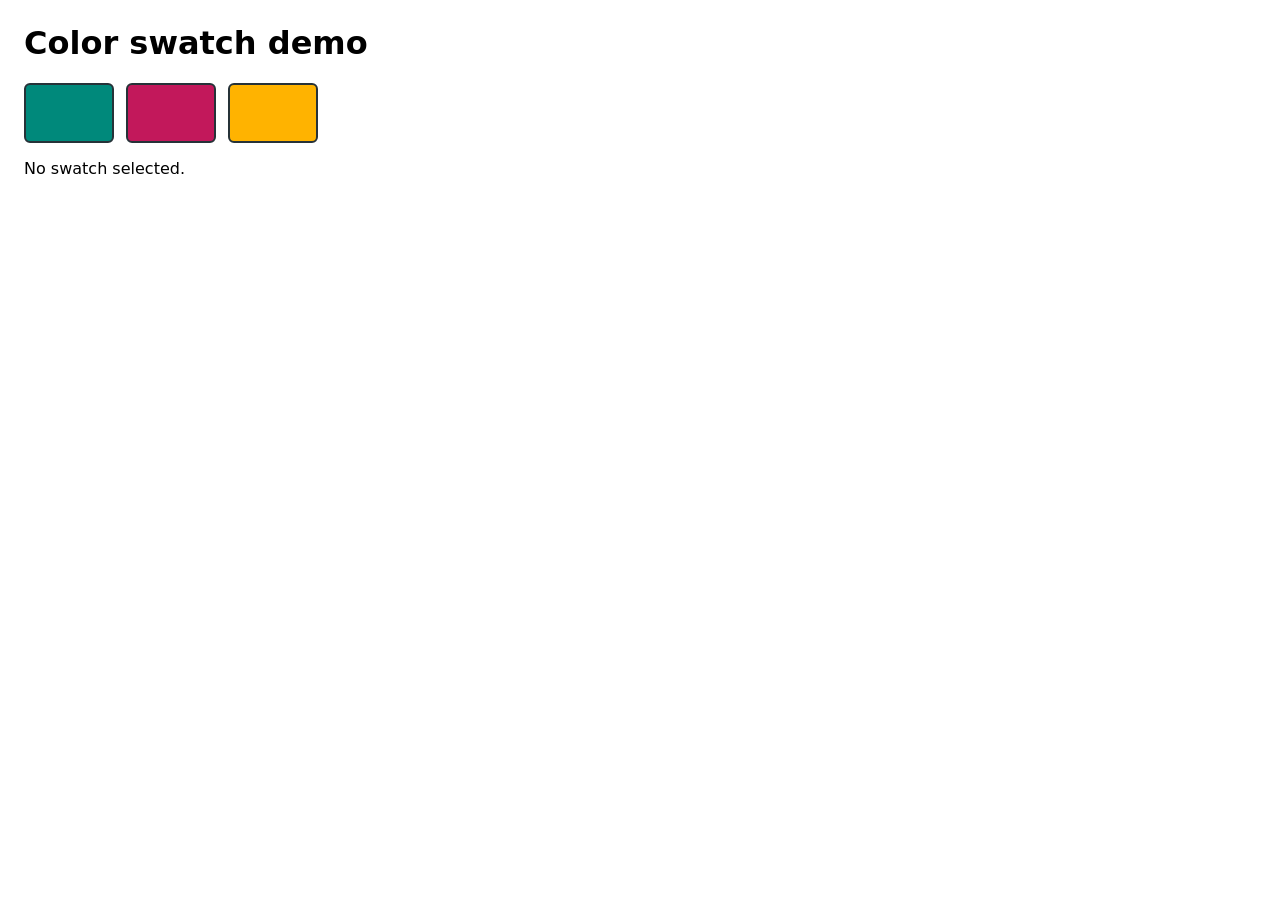
<file: voice-browser-agent/demo/pages/color_swatch.html>
<!doctype html>
<html lang="en">
  <head>
    <meta charset="utf-8" />
    <title>Controlled Color Swatch</title>
    <style>
      body { font-family: system-ui, sans-serif; margin: 24px; }
      .swatches { display: flex; gap: 12px; }
      button { border: 2px solid #263238; border-radius: 6px; height: 60px; width: 90px; }
      .teal { background: #00897b; }
      .rose { background: #c2185b; }
      .amber { background: #ffb300; }
    </style>
  </head>
  <body>
    <h1>Color swatch demo</h1>
    <div class="swatches">
      <button class="teal" aria-label="green color swatch" onclick="selectSwatch('green', this)"></button>
      <button class="rose" aria-label="rose color swatch" onclick="selectSwatch('rose', this)"></button>
      <button class="amber" aria-label="amber color swatch" onclick="selectSwatch('amber', this)"></button>
    </div>
    <p id="swatch-status" data-visual-state="none">No swatch selected.</p>
    <script>
      function selectSwatch(color, button) {
        for (const swatch of document.querySelectorAll(".swatches button")) {
          swatch.setAttribute("aria-pressed", "false");
        }
        button.setAttribute("aria-pressed", "true");
        document.body.dataset.selectedSwatch = color;
        document.body.dataset.visualVerificationState = `${color}-swatch-selected`;
        document.getElementById("swatch-status").dataset.visualState = color;
        document.getElementById("swatch-status").textContent = `${color} swatch selected.`;
      }
    </script>
  </body>
</html>
</file>
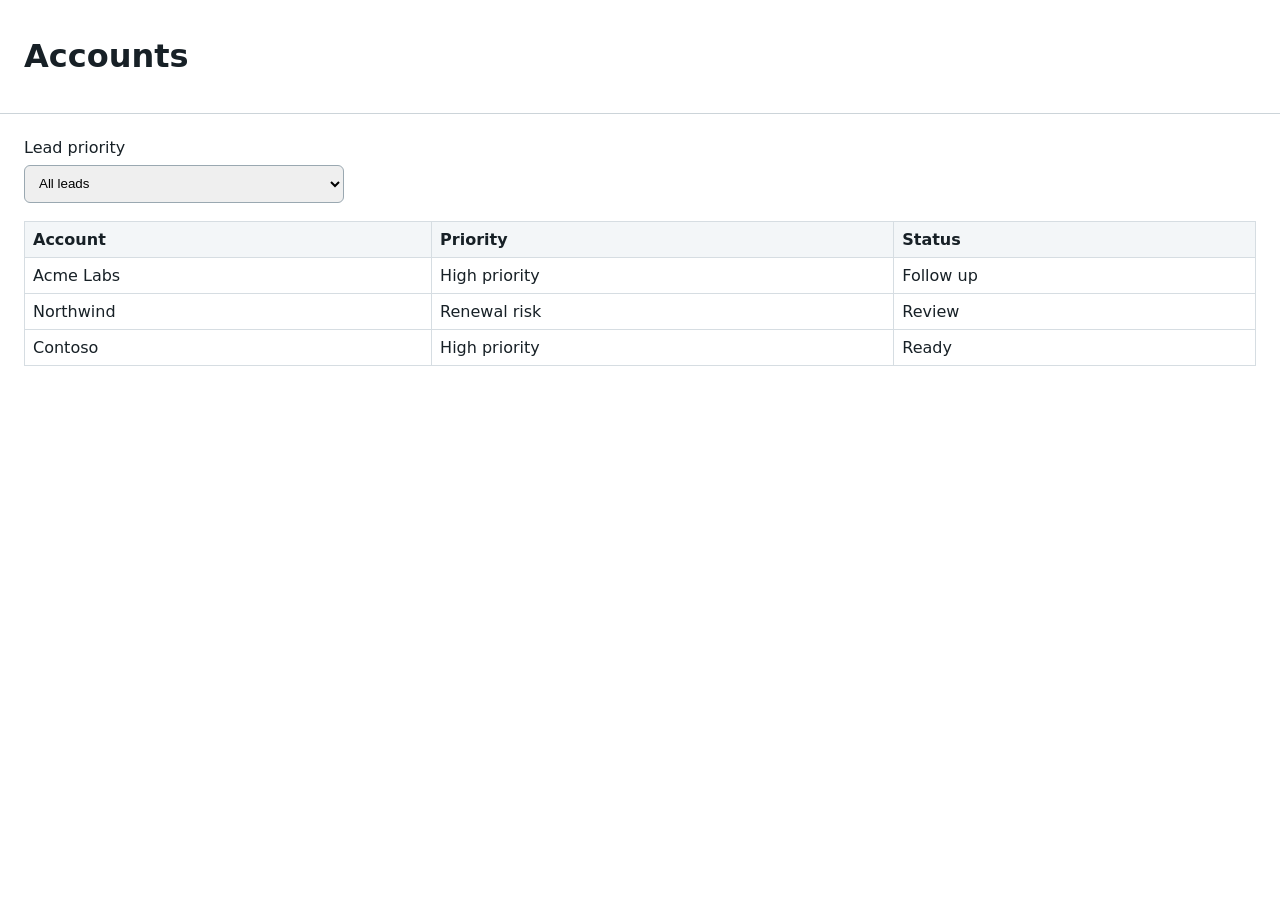
<file: voice-browser-agent/demo/pages/crm_filter.html>
<!doctype html>
<html lang="en">
  <head>
    <meta charset="utf-8" />
    <title>Controlled CRM Filter</title>
    <style>
      body { font-family: system-ui, sans-serif; margin: 0; color: #172026; }
      header { border-bottom: 1px solid #ccd4d9; padding: 16px 24px; }
      main { padding: 24px; }
      label, select { display: block; max-width: 320px; width: 100%; }
      select { border: 1px solid #9aa8b1; border-radius: 6px; margin: 8px 0 18px; min-height: 38px; padding: 0 10px; }
      table { border-collapse: collapse; width: 100%; }
      th, td { border: 1px solid #d6dde2; padding: 8px; text-align: left; }
      th { background: #f3f6f8; }
    </style>
  </head>
  <body>
    <header><h1>Accounts</h1></header>
    <main>
      <label for="priority">Lead priority</label>
      <select id="priority" aria-label="lead priority filter">
        <option>All leads</option>
        <option>High priority</option>
        <option>Renewal risk</option>
      </select>
      <table aria-label="account list">
        <thead>
          <tr><th>Account</th><th>Priority</th><th>Status</th></tr>
        </thead>
        <tbody>
          <tr><td>Acme Labs</td><td>High priority</td><td>Follow up</td></tr>
          <tr><td>Northwind</td><td>Renewal risk</td><td>Review</td></tr>
          <tr><td>Contoso</td><td>High priority</td><td>Ready</td></tr>
        </tbody>
      </table>
    </main>
  </body>
</html>
</file>
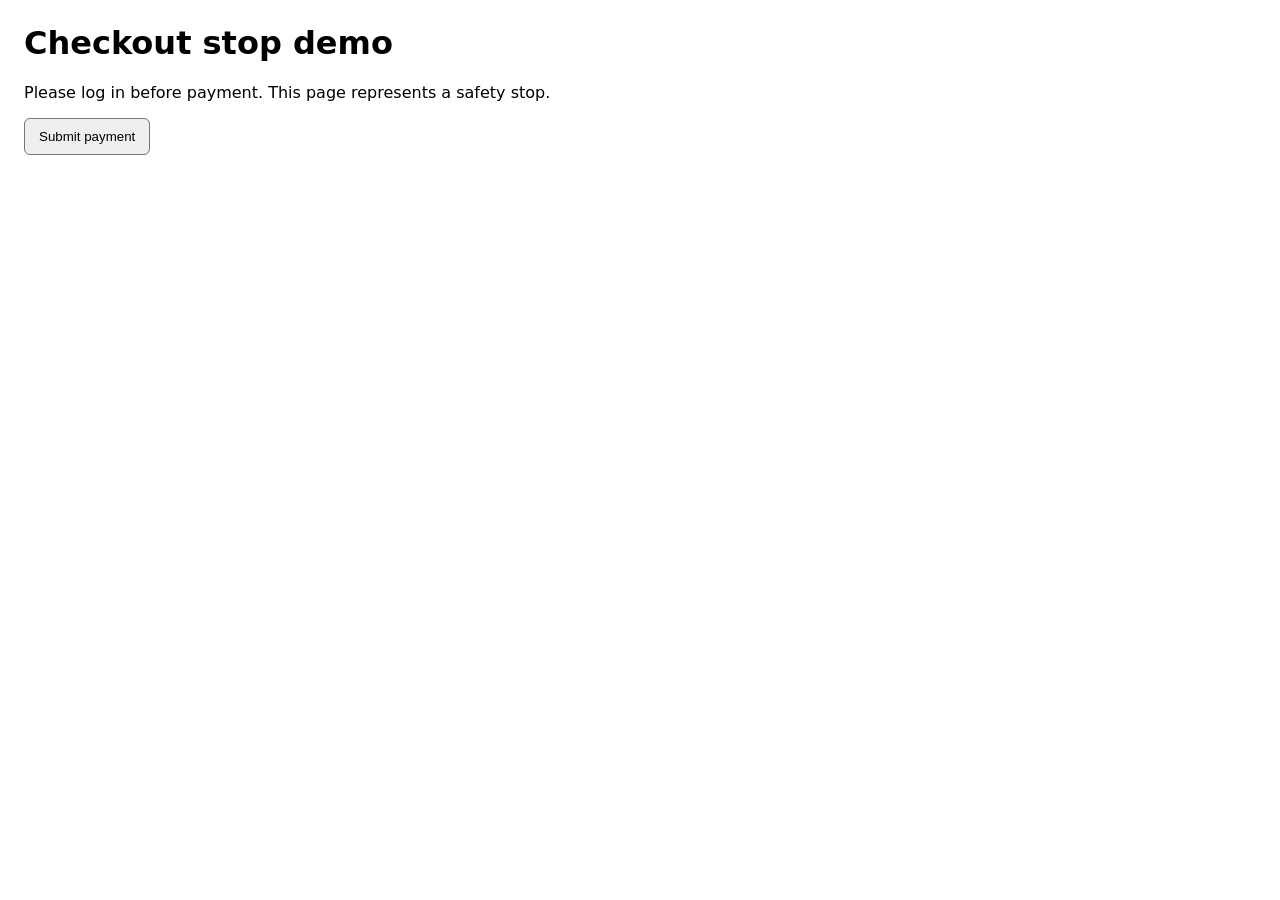
<file: voice-browser-agent/demo/pages/ecommerce_stop.html>
<!doctype html>
<html lang="en">
  <head>
    <meta charset="utf-8" />
    <title>Controlled Checkout Stop</title>
    <style>
      body { font-family: system-ui, sans-serif; margin: 24px; }
      button { border: 1px solid #6b7a84; border-radius: 6px; padding: 10px 14px; }
    </style>
  </head>
  <body>
    <h1>Checkout stop demo</h1>
    <p>Please log in before payment. This page represents a safety stop.</p>
    <button>Submit payment</button>
  </body>
</html>
</file>
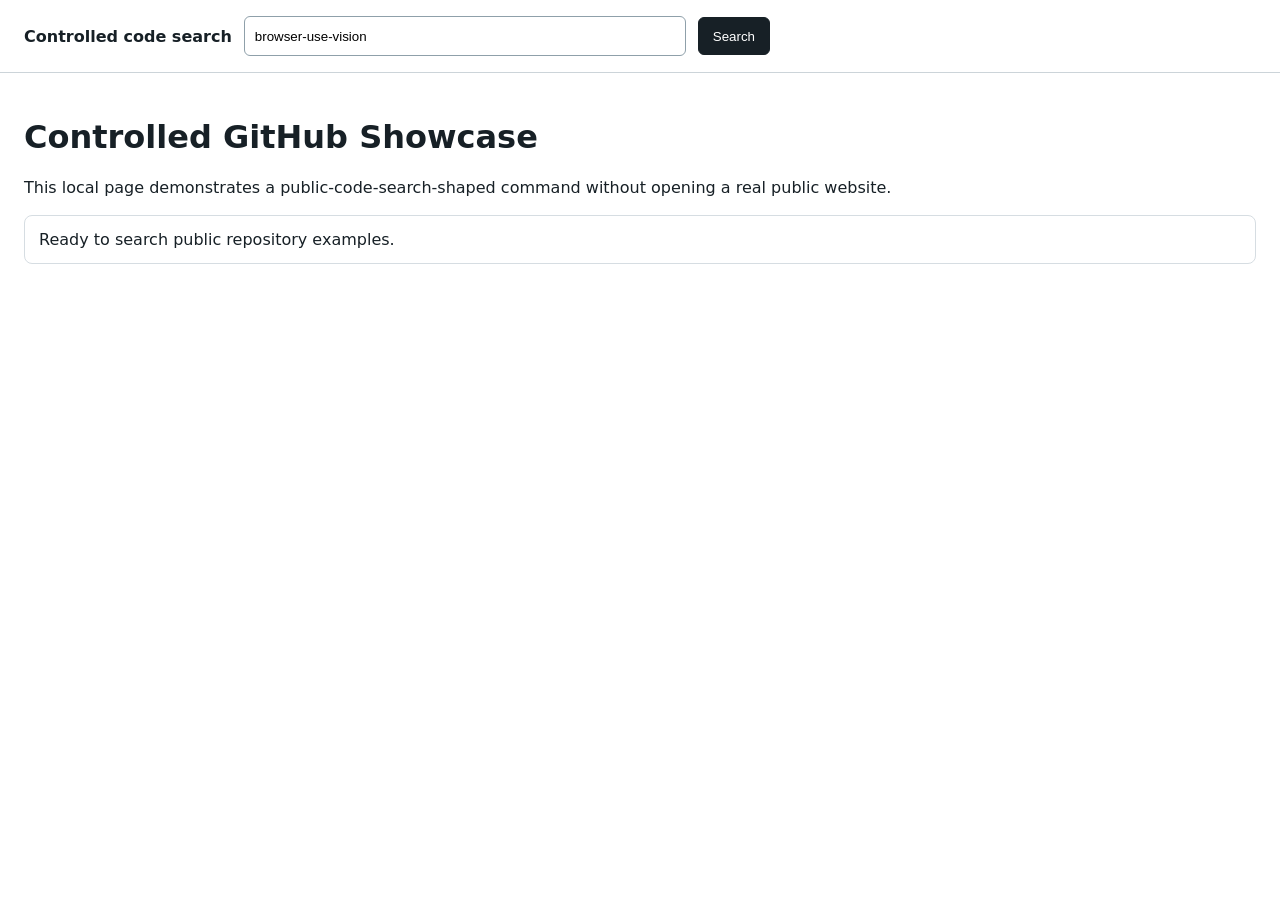
<file: voice-browser-agent/demo/pages/github_showcase.html>
<!doctype html>
<html lang="en">
  <head>
    <meta charset="utf-8" />
    <title>Controlled GitHub Showcase</title>
    <style>
      body { font-family: system-ui, sans-serif; margin: 0; color: #172026; }
      header { align-items: center; border-bottom: 1px solid #ccd4d9; display: flex; gap: 12px; padding: 16px 24px; }
      main { padding: 24px; }
      input { border: 1px solid #8fa0aa; border-radius: 6px; min-height: 38px; padding: 0 10px; width: min(420px, 100%); }
      button { border: 1px solid #172026; border-radius: 6px; background: #172026; color: white; min-height: 38px; padding: 0 14px; }
      .result { border: 1px solid #d6dde2; border-radius: 8px; margin-top: 18px; padding: 14px; }
    </style>
    <script>
      function runSearch() {
        const input = document.querySelector("[aria-label='repository search']");
        const result = document.querySelector("[data-result]");
        result.textContent = `Search results for ${input.value || "browser-use-vision"}`;
      }
    </script>
  </head>
  <body>
    <header>
      <strong>Controlled code search</strong>
      <input aria-label="repository search" value="browser-use-vision" />
      <button type="button" aria-label="run controlled search" onclick="runSearch()">Search</button>
    </header>
    <main>
      <h1>Controlled GitHub Showcase</h1>
      <p>This local page demonstrates a public-code-search-shaped command without opening a real public website.</p>
      <section class="result" aria-label="search results" data-result>Ready to search public repository examples.</section>
    </main>
  </body>
</html>
</file>
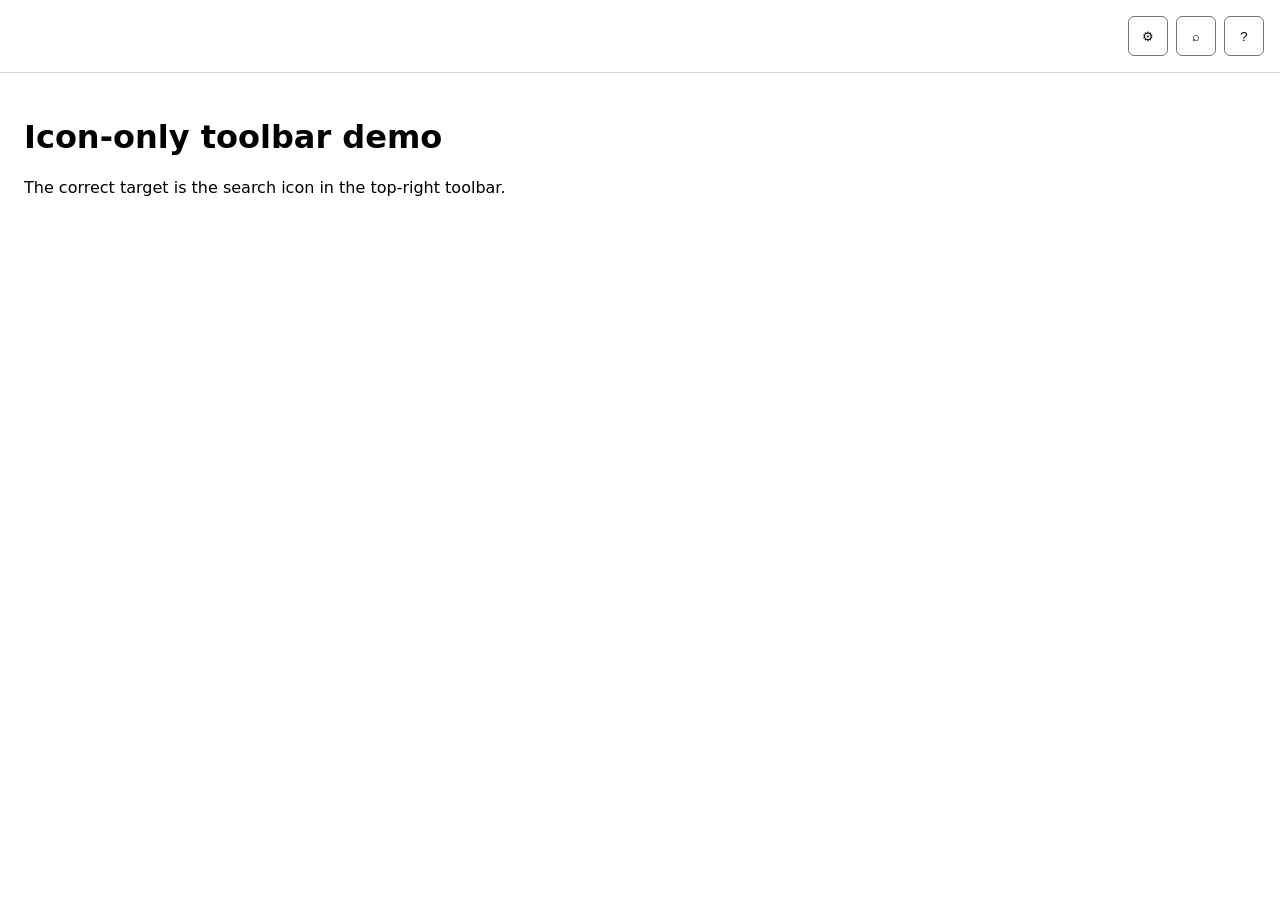
<file: voice-browser-agent/demo/pages/icon_only_toolbar.html>
<!doctype html>
<html lang="en">
  <head>
    <meta charset="utf-8" />
    <title>Controlled Icon Toolbar</title>
    <style>
      body { font-family: system-ui, sans-serif; margin: 0; }
      header { align-items: center; border-bottom: 1px solid #ccd4d9; display: flex; gap: 8px; justify-content: flex-end; padding: 16px; }
      button { border: 1px solid #6b7a84; border-radius: 6px; background: white; height: 40px; width: 40px; }
      main { padding: 24px; }
    </style>
  </head>
  <body>
    <header aria-label="toolbar">
      <button aria-label="settings">⚙</button>
      <button aria-label="search" onclick="openSearchPanel()">⌕</button>
      <button aria-label="help">?</button>
    </header>
    <main>
      <h1>Icon-only toolbar demo</h1>
      <p>The correct target is the search icon in the top-right toolbar.</p>
      <section id="search-panel" hidden data-visual-state="closed">
        <h2>Search panel open</h2>
      </section>
    </main>
    <script>
      function openSearchPanel() {
        const panel = document.getElementById("search-panel");
        panel.hidden = false;
        panel.dataset.visualState = "open";
        document.body.dataset.visualVerificationState = "search-panel-open";
      }
    </script>
  </body>
</html>
</file>
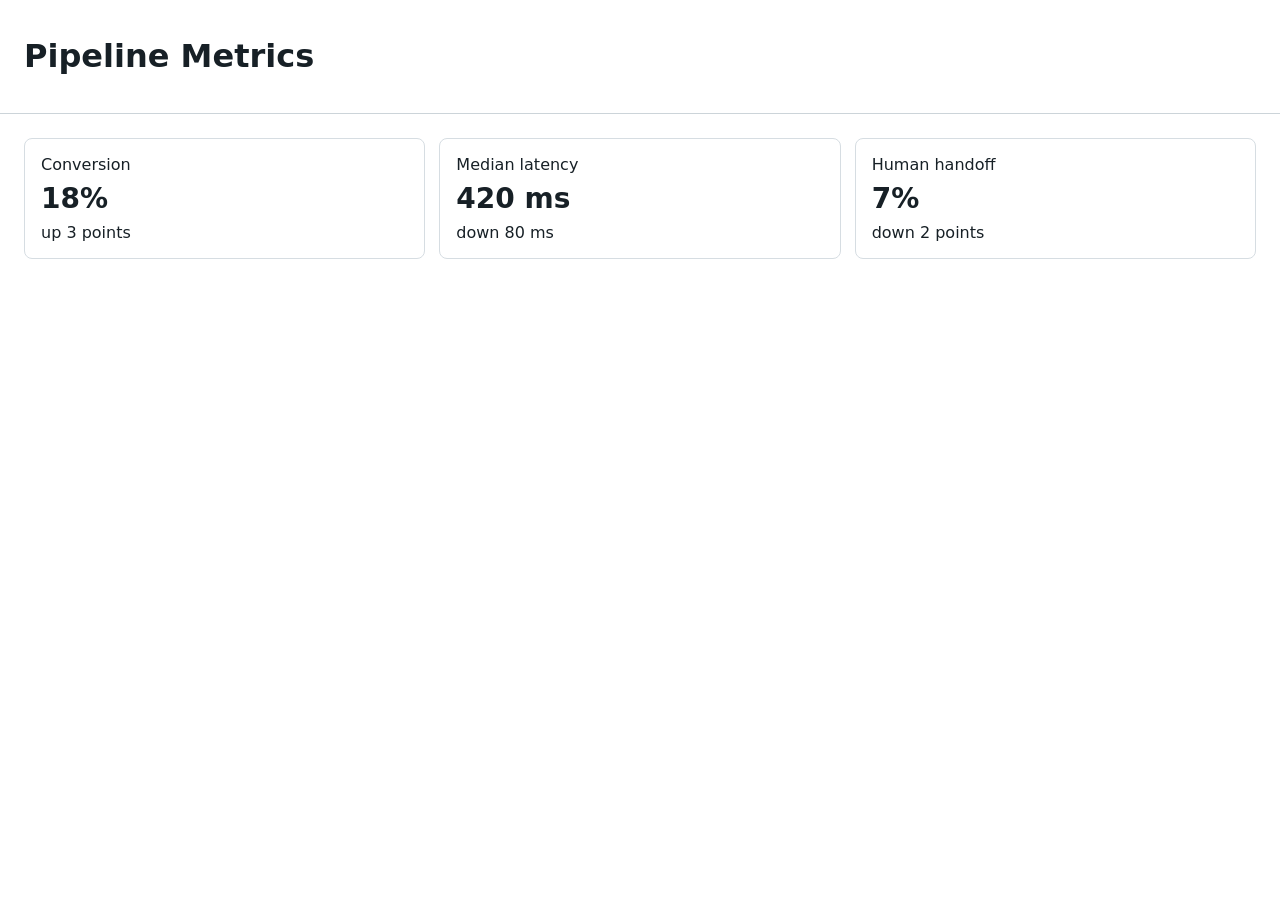
<file: voice-browser-agent/demo/pages/metrics_dashboard.html>
<!doctype html>
<html lang="en">
  <head>
    <meta charset="utf-8" />
    <title>Controlled Metrics Dashboard</title>
    <style>
      body { font-family: system-ui, sans-serif; margin: 0; color: #172026; }
      header { border-bottom: 1px solid #ccd4d9; padding: 16px 24px; }
      main { display: grid; gap: 14px; grid-template-columns: repeat(3, minmax(0, 1fr)); padding: 24px; }
      article { border: 1px solid #d6dde2; border-radius: 8px; padding: 16px; }
      strong { display: block; font-size: 28px; margin: 8px 0; }
      @media (max-width: 720px) { main { grid-template-columns: 1fr; } }
    </style>
  </head>
  <body>
    <header><h1>Pipeline Metrics</h1></header>
    <main aria-label="metrics cards">
      <article aria-label="conversion metric"><span>Conversion</span><strong>18%</strong><span>up 3 points</span></article>
      <article aria-label="latency metric"><span>Median latency</span><strong>420 ms</strong><span>down 80 ms</span></article>
      <article aria-label="handoff metric"><span>Human handoff</span><strong>7%</strong><span>down 2 points</span></article>
    </main>
  </body>
</html>
</file>
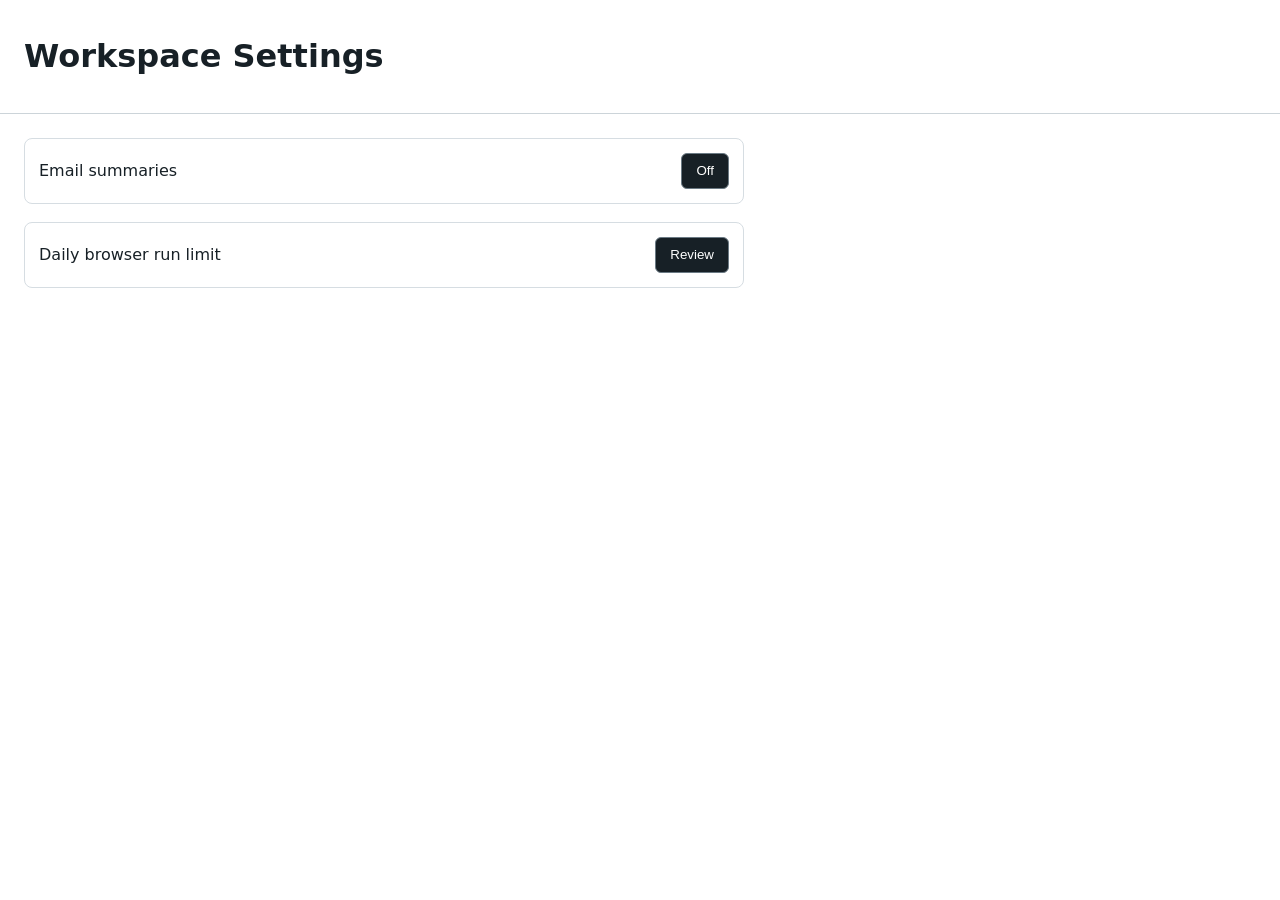
<file: voice-browser-agent/demo/pages/settings_toggle.html>
<!doctype html>
<html lang="en">
  <head>
    <meta charset="utf-8" />
    <title>Controlled Settings Toggle</title>
    <style>
      body { font-family: system-ui, sans-serif; margin: 0; color: #172026; }
      header { border-bottom: 1px solid #ccd4d9; padding: 16px 24px; }
      main { display: grid; gap: 18px; max-width: 720px; padding: 24px; }
      .row { align-items: center; border: 1px solid #d6dde2; border-radius: 8px; display: flex; justify-content: space-between; padding: 14px; }
      button { border: 1px solid #6b7a84; border-radius: 6px; background: #172026; color: white; min-height: 36px; padding: 0 14px; }
    </style>
  </head>
  <body>
    <header><h1>Workspace Settings</h1></header>
    <main>
      <div class="row">
        <span>Email summaries</span>
        <button type="button" aria-label="turn on email summaries">Off</button>
      </div>
      <div class="row">
        <span>Daily browser run limit</span>
        <button type="button" aria-label="open run limit settings">Review</button>
      </div>
    </main>
  </body>
</html>
</file>
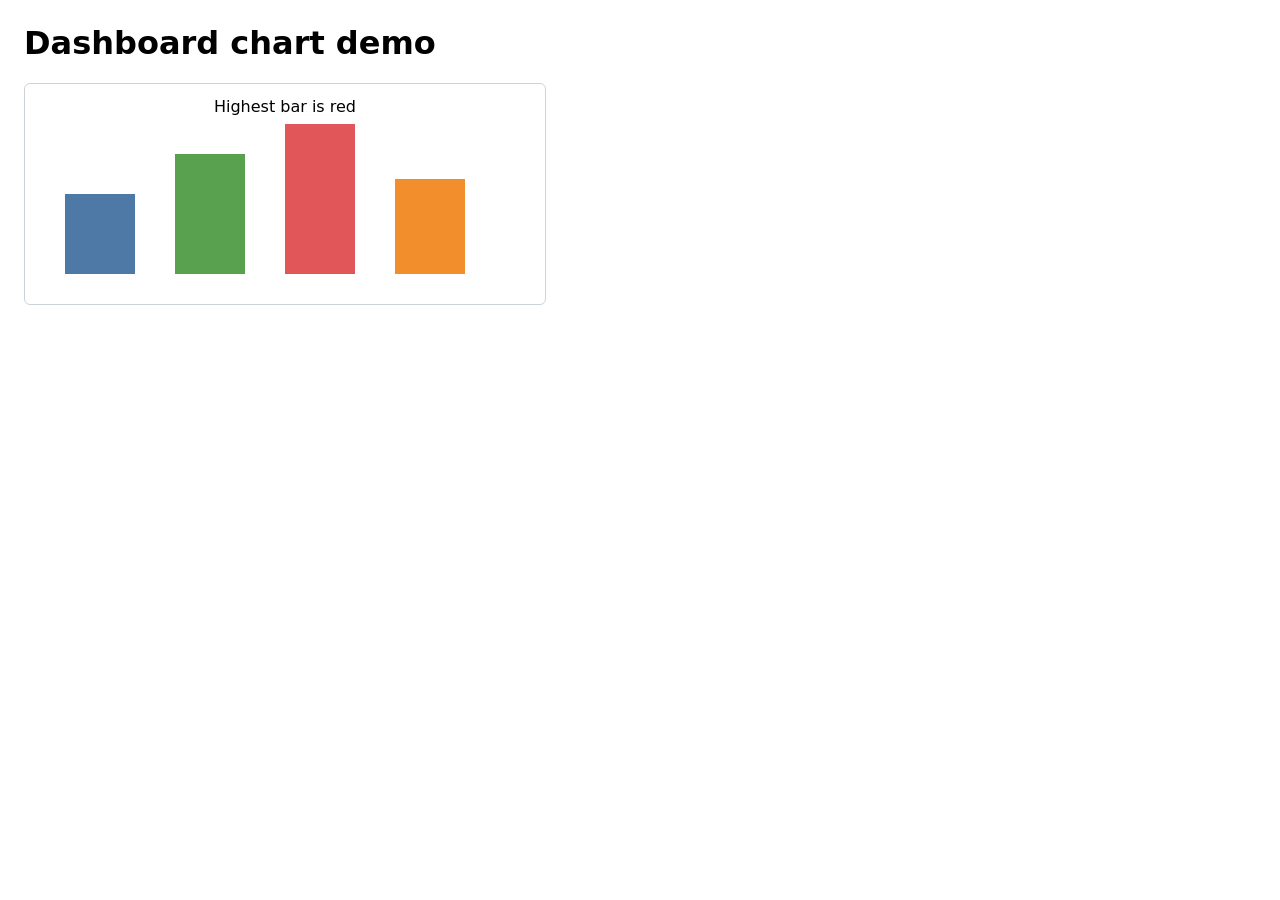
<file: voice-browser-agent/demo/pages/svg_dashboard.html>
<!doctype html>
<html lang="en">
  <head>
    <meta charset="utf-8" />
    <title>Controlled SVG Dashboard</title>
    <style>
      body { font-family: system-ui, sans-serif; margin: 24px; }
      svg { border: 1px solid #ccd4d9; border-radius: 6px; }
    </style>
  </head>
  <body>
    <h1>Dashboard chart demo</h1>
    <svg width="520" height="220" role="img" aria-label="sales chart">
      <rect x="40" y="110" width="70" height="80" fill="#4e79a7"></rect>
      <rect x="150" y="70" width="70" height="120" fill="#59a14f"></rect>
      <rect x="260" y="40" width="70" height="150" fill="#e15759"></rect>
      <rect x="370" y="95" width="70" height="95" fill="#f28e2b"></rect>
      <text x="260" y="28" text-anchor="middle">Highest bar is red</text>
    </svg>
  </body>
</html>
</file>
